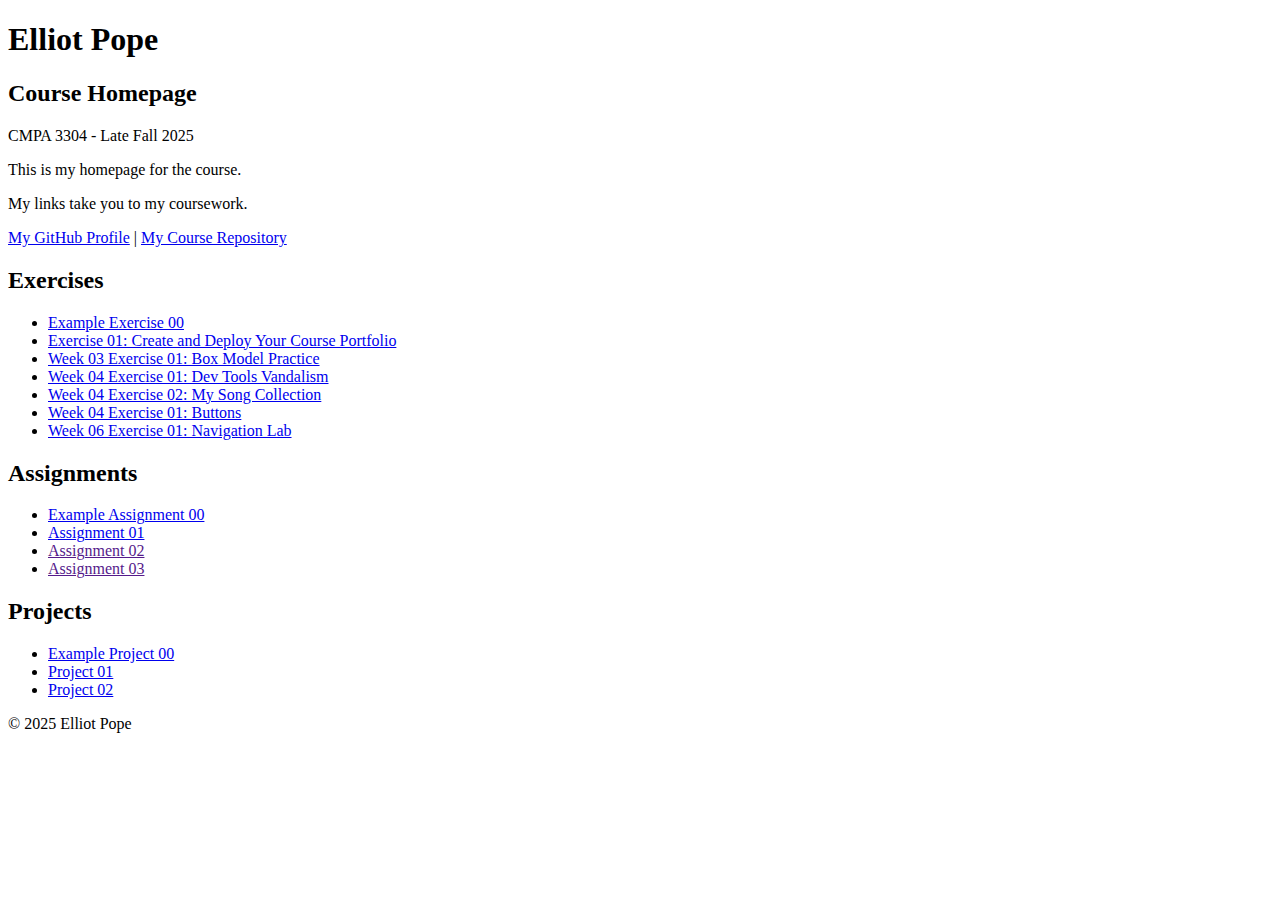
<file: index.html>
<!DOCTYPE html>

<!--

INSTRUCTIONS: HOW TO CHANGE THIS PAGE:

1. Change "Student Name" in the title above to your real name.

2. Change "Your Name" in the big heading below to your real name.

3. Change "your-username" to your real GitHub username in both links.

4. Change "your-repo-name" to the name of this repository.

5. Change "Course Name" to the name of your class.

6. Change "Semester Year" to match when you are taking this class.

7. Add links to your work:
    - Find the words that say "Exercise 01", "Assignment 01", etc.
    - Between the quote marks in href="", put the relative link to your work in the subfolder. You can simply link to the subfolder name. Take a look at the example folders and links to see how to do this.
    - For work not yet started/completed, you can leave the href="" blank until you are ready.
    - Change the words "Exercise 01" to match the name of the exercise. Do the same for assignments and projects. If you add your discussion posts, do the same for them.
    - Do this for each piece of work you finish.

8. You can add more links by copying a whole line like this:
    <li><a href="">New Work Name</a></li>
    Then paste it below the last one in that section.

9. Save your changes and push to GitHub when you are done. Remember you can use GitHub Desktop to help you with this.

Remember: During the course, if you want, you can style your homepage to introduce your own style and aesthetics. To start, keep this page simple and plain. This is just a template to get you started. Embrace the handcrafted approach to web design and development: change things to make them your own.

Remember: You must have a GitHub account, a new GitHub repository for this course, and this file (index.html) in that repository. 

Remember: You must create subfolders for each piece of coursework as the semester progresses.

-->

<html lang="en">
    <head>
        <meta charset="UTF-8" />
        <meta name="viewport" content="width=device-width, initial-scale=1.0"/>
        <title>Elliot Pope - Course Homepage</title>
    </head>

    <body>
        <header>
            <h1>Elliot Pope</h1>
            <h2>Course Homepage</h2>
            <p>CMPA 3304 - Late Fall 2025</p>
            <p>This is my homepage for the course.</p>
            <p>My links take you to my coursework.</p>
            <nav>
                <a href="https://github.com/dpffldjt">My GitHub Profile</a>
                |
                <a href="https://github.com/dpffldjt/elliot-portfolio">
                    My Course Repository
                </a>
            </nav>
        </header>

        <main>
            <section>
                <h2>Exercises</h2>
                <ul>
                    <li>
                        <a href="example-exercise-00/">Example Exercise 00</a>
                    </li>
                    <li><a href="exercise-01/">Exercise 01: Create and Deploy Your Course Portfolio</a></li>
                    <li><a href="week-03-exercise-01/">Week 03 Exercise 01: Box Model Practice</a></li>
                    <li><a href="week-04-exercise-01/">Week 04 Exercise 01: Dev Tools Vandalism</a></li>
                    <li><a href="week-04-exercise-02/">Week 04 Exercise 02: My Song Collection</a></li>
                    <li><a href="week-05-exercise-01/">Week 04 Exercise 01: Buttons</a></li>
                    <li><a href="week-06-exercise-01/">Week 06 Exercise 01: Navigation Lab</a></li>
                </ul>
            </section>

            <section>
                <h2>Assignments</h2>
                <ul>
                    <li>
                        <a href="example-assignment-00/">
                            Example Assignment 00
                        </a>
                    </li>
                    <li><a href="assignment-01/">Assignment 01</a></li>
                    <li><a href="">Assignment 02</a></li>
                    <li><a href="">Assignment 03</a></li>
                </ul>
            </section>

            <section>
                <h2>Projects</h2>
                <ul>
                    <li>
                        <a href="example-project-00/">Example Project 00</a>
                    </li>
                    <li><a href="project-01/">Project 01</a></li>
                    <li><a href="project-02/">Project 02</a></li>
                </ul>
            </section>
    <!--
    <section>
        <h2>Discussions</h2>
        <p>
            I can optionally create a subfolder for each course
            discussion post I make. If I want to, I can copy my
            discussion post's content, create a new
            <code>index.html</code>
            file in the subfolder, and then paste the content. After
            pasting, I can create an HTML and CSS page out of my
            discussion post.
        </p>
        <p>
            I remember that this is entirely optional, unlike for the
            other coursework! However, it is a good way to practice your
            HTML and CSS skills, and it is a good way to share your
            thoughts and ideas.
        </p>
        <ul>
            <li>
                <a href="example-discussion-00/">
                    Example Discussion 00
                </a>
            </li>
            <li><a href="">Discussion 01</a></li>
            <li><a href="">Discussion 02</a></li>
            <li><a href="">Discussion 03</a></li>
        </ul>
    </section>
    -->
        </main>

        <footer>
            <p>&copy; 2025 Elliot Pope</p>
        </footer>
    </body>
</html>
</file>
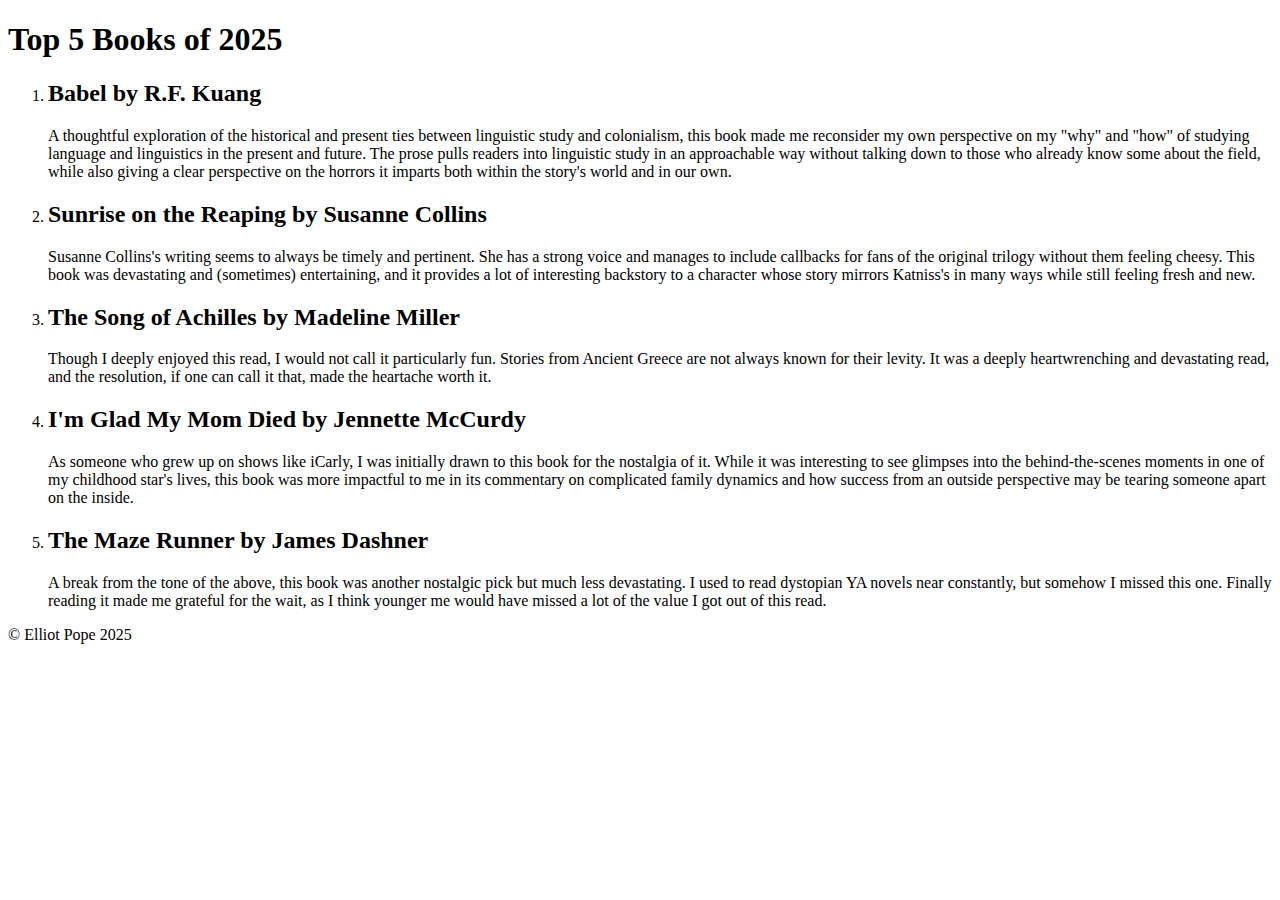
<file: assignment-01/index.html>
<!DOCTYPE html>
<head>
    <title>Elliot Pope Assignment 01</title>
	<meta charset="UTF-8">
	<meta name="viewport" content="width=device-width, initial-scale=1.0">
</head>
<body>
    <header>
        <h1>Top 5 Books of 2025</h1>
    </header>
    <main>
        <ol>
            <li><h2>Babel by R.F. Kuang</h2>
                <p>A thoughtful exploration of the historical and present ties between linguistic study and colonialism, this book made me reconsider my own perspective on my "why" and "how" of studying language and linguistics in the present and future. The prose pulls readers into linguistic study in an approachable way without talking down to those who already know some about the field, while also giving a clear perspective on the horrors it imparts both within the story's world and in our own.</p>   
            </li>
            <li><h2>Sunrise on the Reaping by Susanne Collins</h2>
                <p>Susanne Collins's writing seems to always be timely and pertinent. She has a strong voice and manages to include callbacks for fans of the original trilogy without them feeling cheesy. This book was devastating and (sometimes) entertaining, and it provides a lot of interesting backstory to a character whose story mirrors Katniss's in many ways while still feeling fresh and new.</p>
            </li>
            <li><h2>The Song of Achilles by Madeline Miller</h2>
                <p>Though I deeply enjoyed this read, I would not call it particularly fun. Stories from Ancient Greece are not always known for their levity. It was a deeply heartwrenching and devastating read, and the resolution, if one can call it that, made the heartache worth it.</p>
            </li>
            <li><h2>I'm Glad My Mom Died by Jennette McCurdy</h2>
                <p>As someone who grew up on shows like iCarly, I was initially drawn to this book for the nostalgia of it. While it was interesting to see glimpses into the behind-the-scenes moments in one of my childhood star's lives, this book was more impactful to me in its commentary on complicated family dynamics and how success from an outside perspective may be tearing someone apart on the inside.</p>
            </li>
            <li><h2>The Maze Runner by James Dashner</h2>
                <p>A break from the tone of the above, this book was another nostalgic pick but much less devastating. I used to read dystopian YA novels near constantly, but somehow I missed this one. Finally reading it made me grateful for the wait, as I think younger me would have missed a lot of the value I got out of this read.</p>
            </li>
        </ol>
    </main>
    <footer>
        <p>&copy; Elliot Pope 2025</p>
    </footer>
</body>
</file>
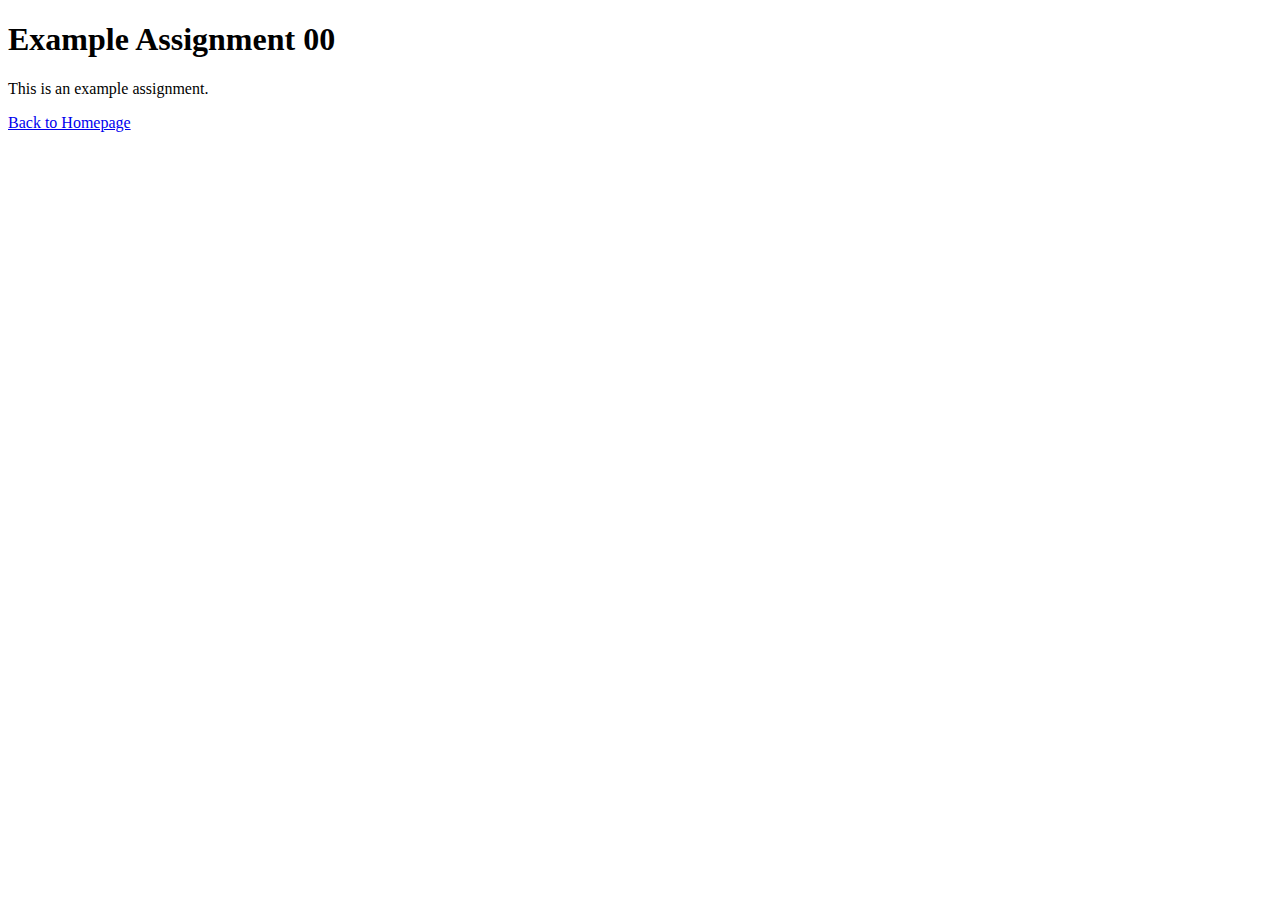
<file: example-assignment-00/index.html>
<!DOCTYPE html>
<html lang="en">
    <head>
        <meta charset="UTF-8" />
        <meta name="viewport" content="width=device-width, initial-scale=1.0" />
        <title>Example Assignment 00</title>
    </head>
    <body>
        <h1>Example Assignment 00</h1>
        <p>This is an example assignment.</p>
        <a href="../index.html">Back to Homepage</a>
    </body>
</html>
</file>
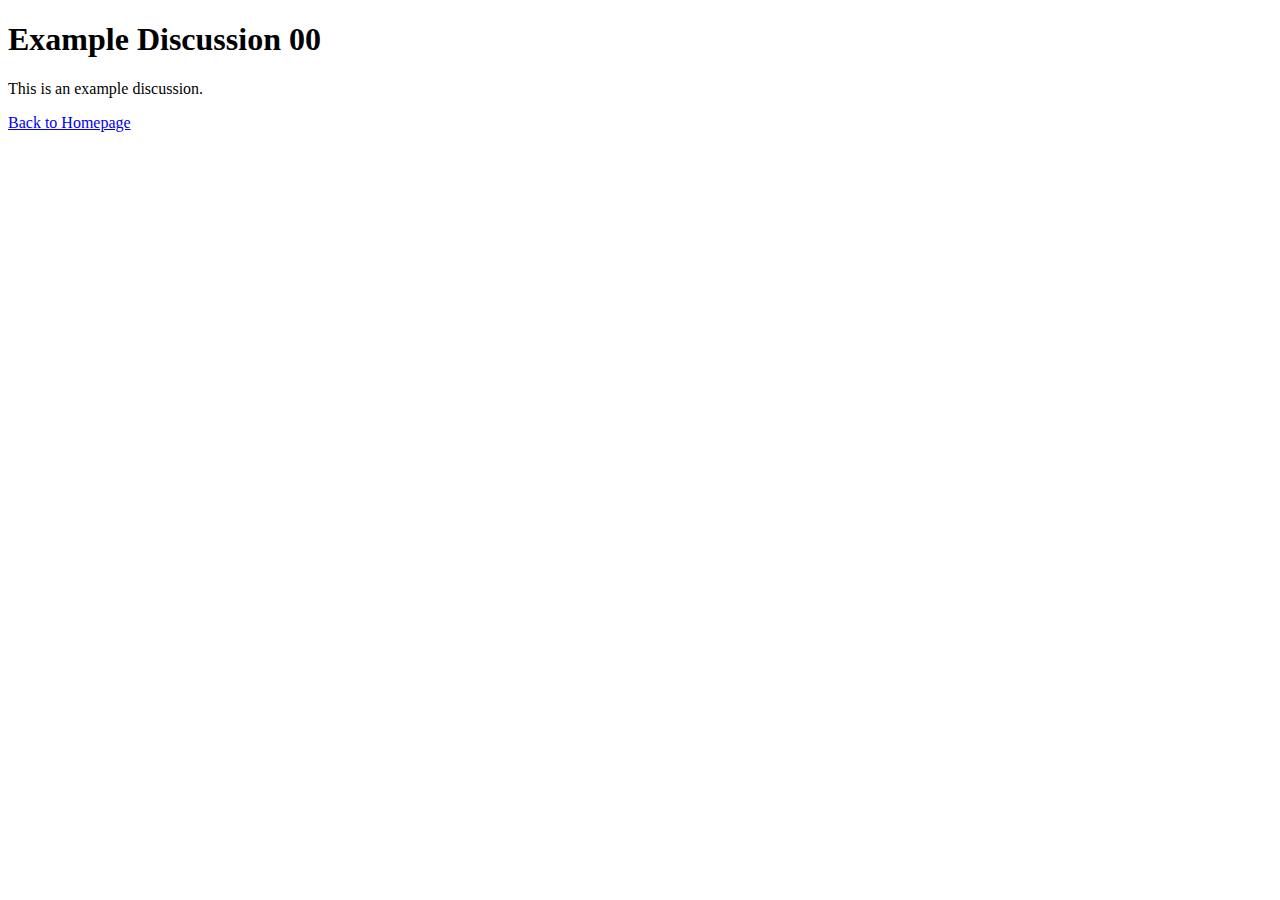
<file: example-discussion-00/index.html>
<!DOCTYPE html>
<html lang="en">
    <head>
        <meta charset="UTF-8" />
        <meta name="viewport" content="width=device-width, initial-scale=1.0" />
        <title>Example Discussion 00</title>
    </head>
    <body>
        <h1>Example Discussion 00</h1>
        <p>This is an example discussion.</p>
        <a href="../index.html">Back to Homepage</a>
    </body>
</html>
</file>
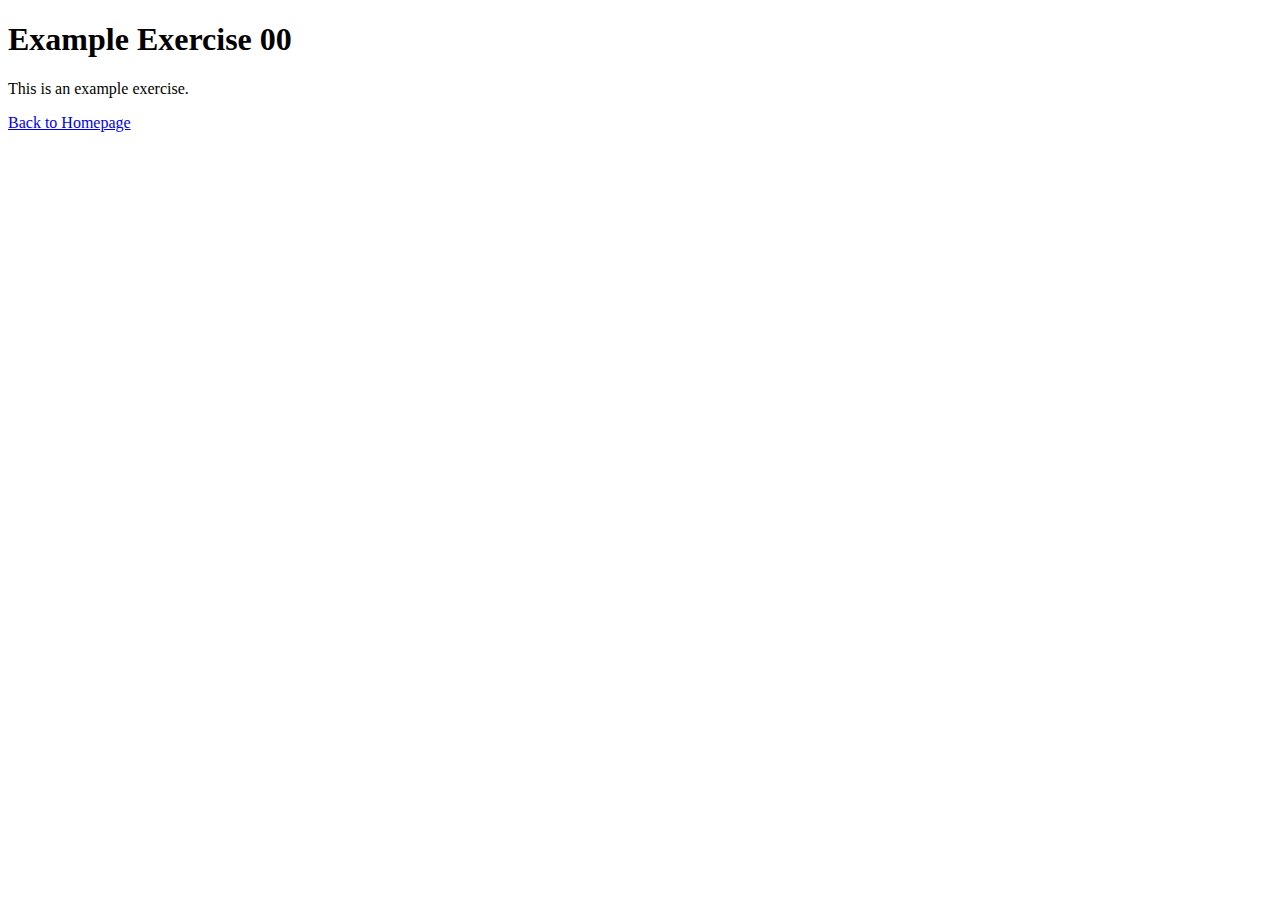
<file: example-exercise-00/index.html>
<!DOCTYPE html>
<html lang="en">
    <head>
        <meta charset="UTF-8" />
        <meta name="viewport" content="width=device-width, initial-scale=1.0" />
        <title>Example Exercise 00</title>
    </head>
    <body>
        <h1>Example Exercise 00</h1>
        <p>This is an example exercise.</p>
        <a href="../index.html">Back to Homepage</a>
    </body>
</html>
</file>
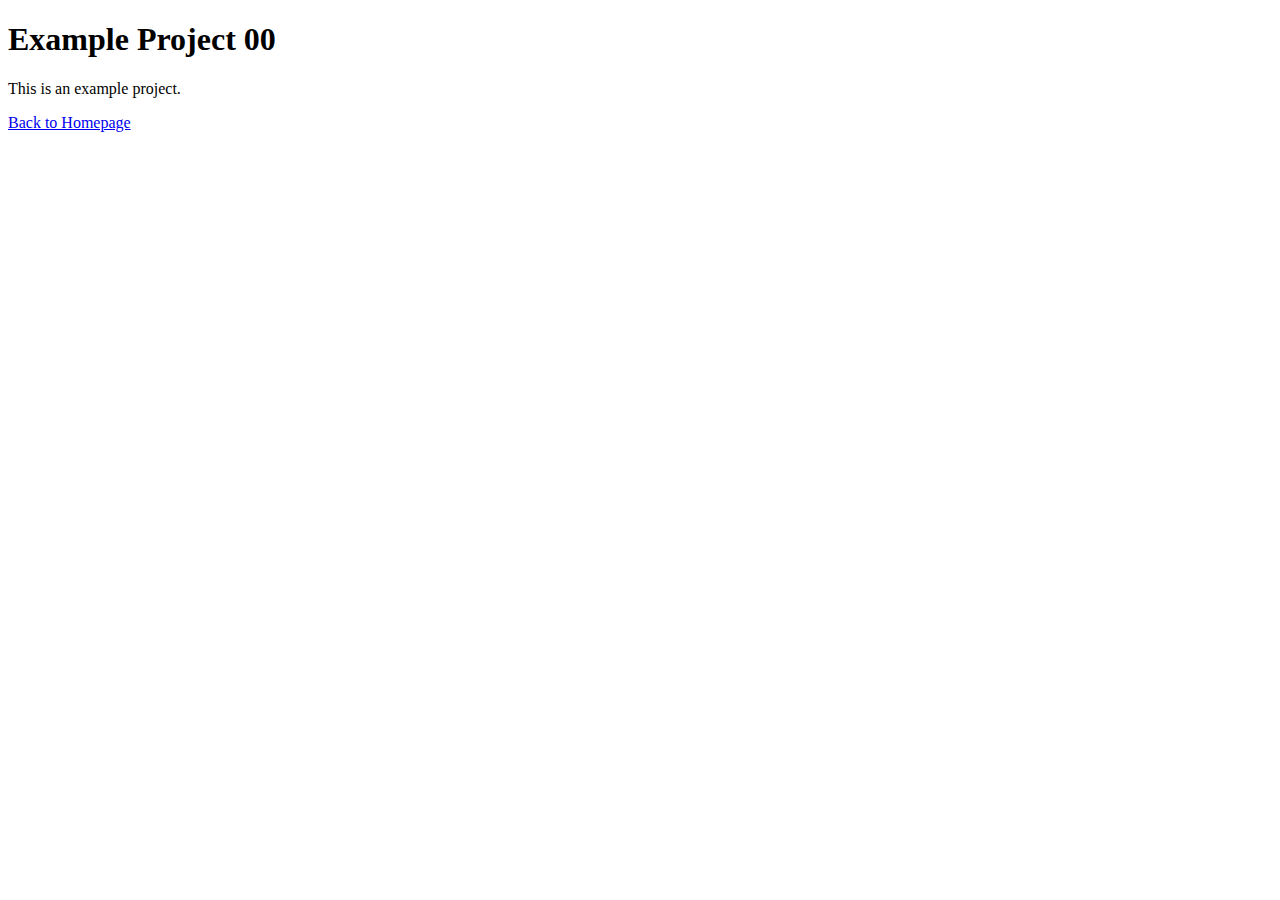
<file: example-project-00/index.html>
<!DOCTYPE html>
<html lang="en">
    <head>
        <meta charset="UTF-8" />
        <meta name="viewport" content="width=device-width, initial-scale=1.0" />
        <title>Example Project 00</title>
    </head>
    <body>
        <h1>Example Project 00</h1>
        <p>This is an example project.</p>
        <a href="../index.html">Back to Homepage</a>
    </body>
</html>
</file>
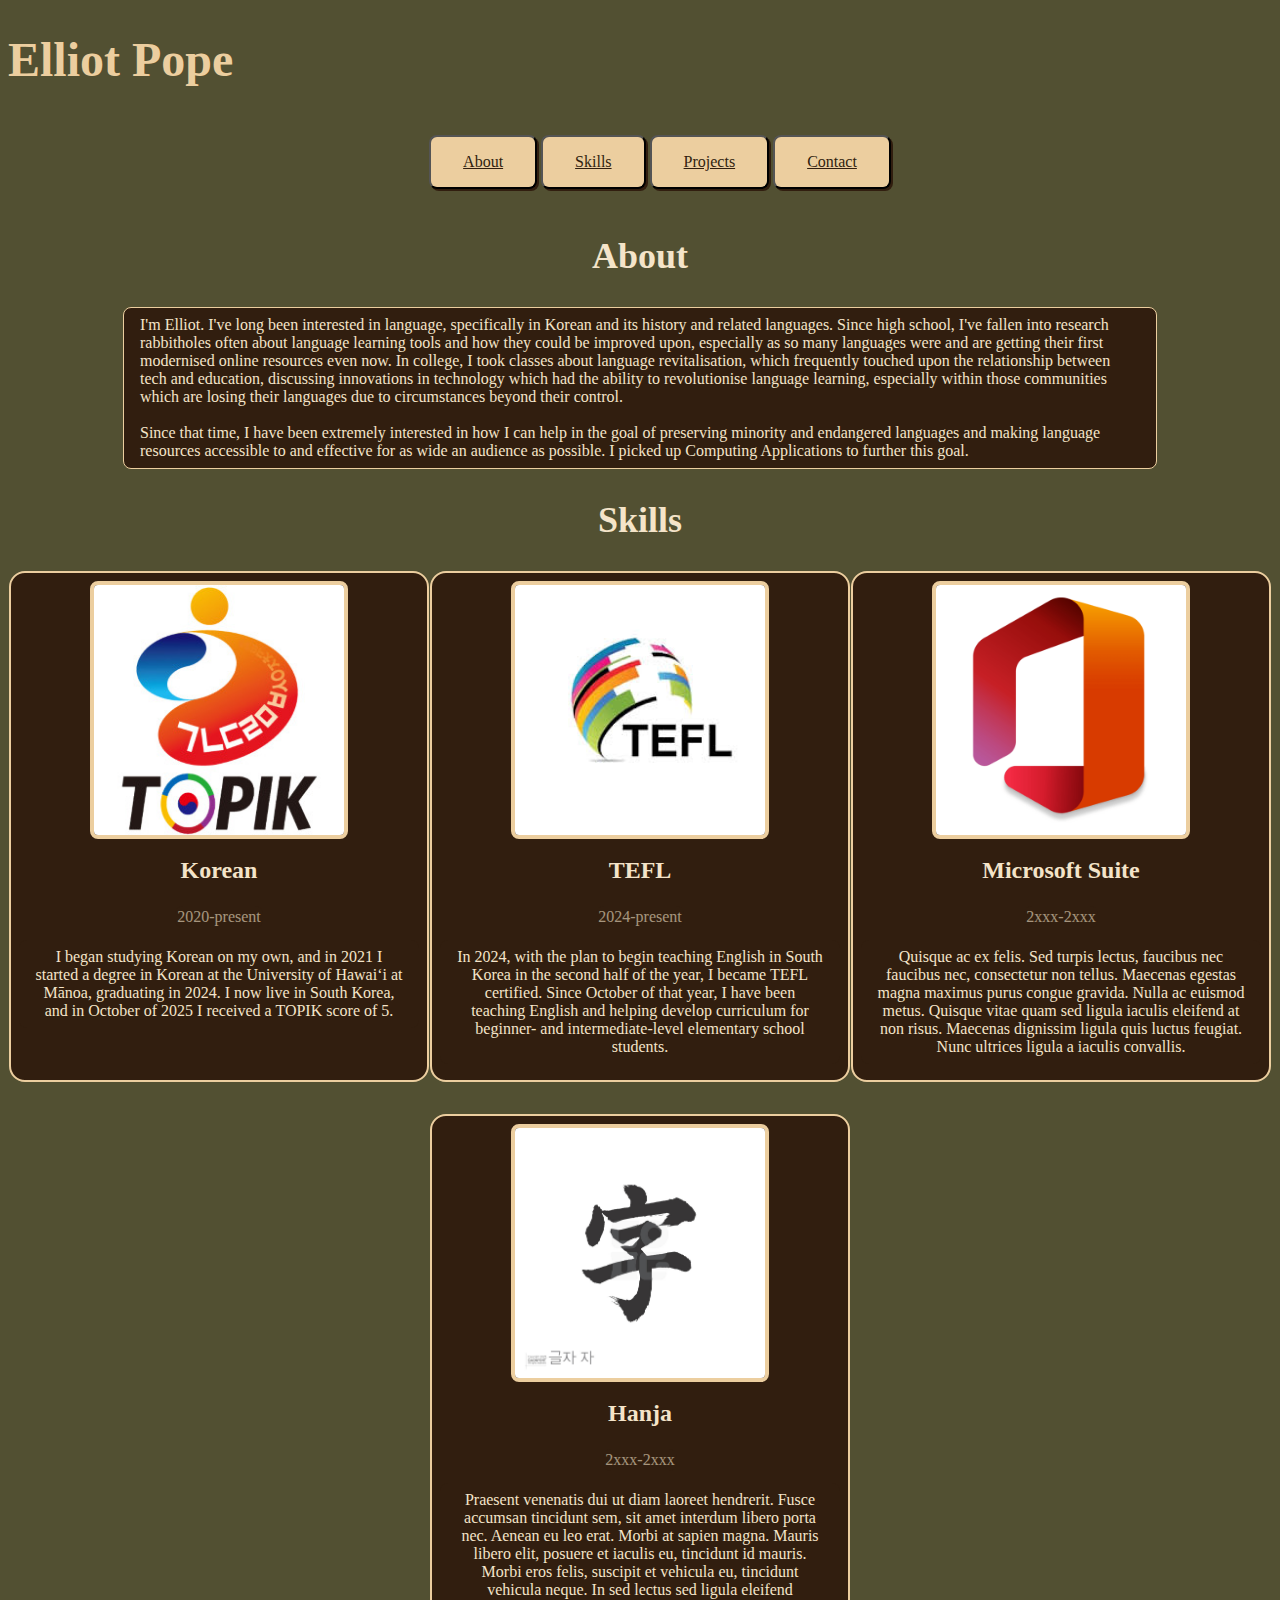
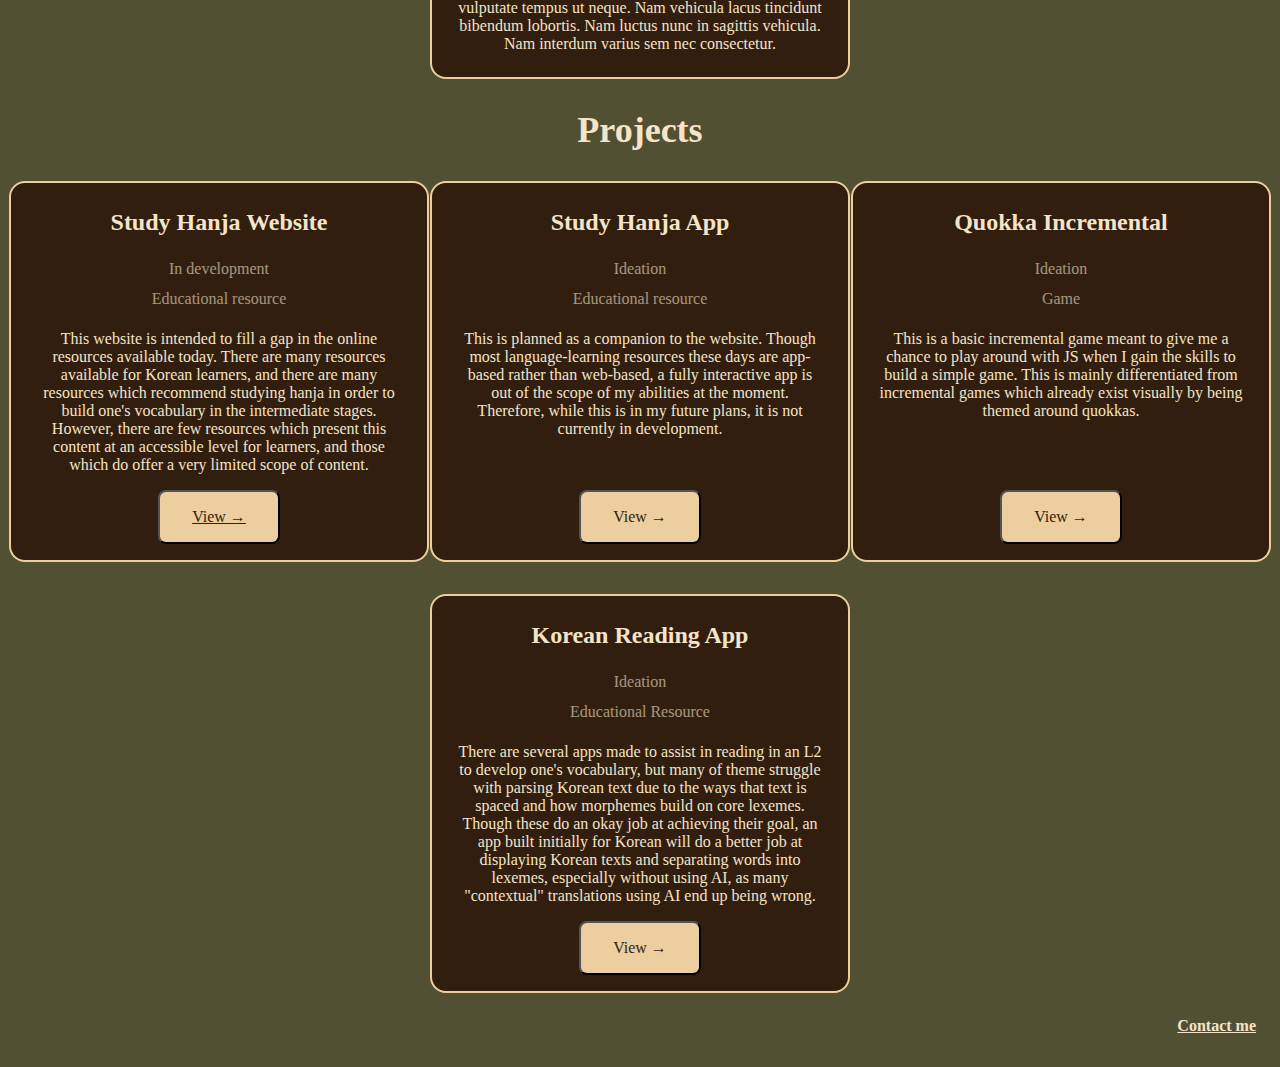
<file: project-01/index.html>
<!DOCTYPE html>
<head>
    <meta charset="UTF-8"/>
    <meta name="viewport" content="width=device-width, initial-scale=1.0"/>
    <title>Elliot Pope Project 01: Personal Landing Page</title>
    <link rel="stylesheet" href="style.css">
</head>
<body>
    <h1>Elliot Pope</h1>
    <nav>
        <ul>
            <button><a href=index.html#About>About</a></button>
            <button><a href=index.html#Skills>Skills</a></button>
            <button><a href=index.html#Projects>Projects</a></button>
            <button><a href=index.html#Contact>Contact</a></button>
        </ul>
    </nav>
    <main>
        <section id="About">
            <h2>About</h2>
            <p>I'm Elliot. I've long been interested in language, specifically in Korean and its history and related languages.
            Since high school, I've fallen into research rabbitholes often about language learning tools and how they could be
            improved upon, especially as so many languages were and are getting their first modernised online resources even now.
            In college, I took classes about language revitalisation, which frequently touched upon the relationship between
            tech and education, discussing innovations in technology which had the ability to revolutionise language learning,
            especially within those communities which are losing their languages due to circumstances beyond their control.
            <br><br>Since that time, I have been extremely interested in how I can help in the goal of preserving minority and 
            endangered languages and making language resources accessible to and effective for as wide an audience as possible.
            I picked up Computing Applications to further this goal.
            </p>
        </section>
        <section id="Skills">
            <h2>Skills</h2>
            <div class="grid">
                <div class="card">
                    <img src="topik-logo.jpg" alt="TOPIK logo"/>
                    <h3>Korean</h3>
                    <p class="details">2020-present</p>
                    <p class="description">I began studying Korean on my own, and in 2021 I started a degree in Korean at
                        the University of Hawaiʻi at Mānoa, graduating in 2024. I now live in South Korea, and in October of
                        2025 I received a TOPIK score of 5.
                    </p>
                </div>
                <div class="card">
                    <img src="tefl-logo.jpeg" alt="TEFL logo"/>
                    <h3>TEFL</h3>
                    <p class="details">2024-present</p>
                    <p class="description">In 2024, with the plan to begin teaching English in South Korea in the second half
                        of the year, I became TEFL certified. Since October of that year, I have been teaching English and helping
                        develop curriculum for beginner- and intermediate-level elementary school students.
                    </p>
                </div>
                <div class="card">
                    <img src="microsoft-office.png" alt="Microsoft Office logo"/>
                    <h3>Microsoft Suite</h3>
                    <p class="details">2xxx-2xxx</p>
                    <p class="description">Quisque ac ex felis. Sed turpis lectus, faucibus nec faucibus nec, consectetur non tellus. 
                        Maecenas egestas magna maximus purus congue gravida. Nulla ac euismod metus. Quisque vitae quam sed ligula 
                        iaculis eleifend at non risus. Maecenas dignissim ligula quis luctus feugiat. Nunc ultrices ligula a iaculis 
                        convallis.</p>
                </div>
                <div class="card">
                    <img src="ja-logo.html" alt="글자 자"/>
                    <h3>Hanja</h3>
                    <p class="details">2xxx-2xxx</p>
                    <p class="description">Praesent venenatis dui ut diam laoreet hendrerit. Fusce accumsan tincidunt sem, sit amet 
                        interdum libero porta nec. Aenean eu leo erat. Morbi at sapien magna. Mauris libero elit, posuere et iaculis 
                        eu, tincidunt id mauris. Morbi eros felis, suscipit et vehicula eu, tincidunt vehicula neque. In sed lectus 
                        sed ligula eleifend vulputate tempus ut neque. Nam vehicula lacus tincidunt bibendum lobortis. Nam luctus 
                        nunc in sagittis vehicula. Nam interdum varius sem nec consectetur.</p>
                </div>
            </div>
        </section>
        <section id="Projects">
            <h2>Projects</h2>
            <div class="grid">
                <div class="card">
                    <h3>Study Hanja Website</h3>
                    <p class="details">In development</p>
                    <p class="details">Educational resource</p>
                    <p class="description">This website is intended to fill a gap in the online resources available today.
                        There are many resources available for Korean learners, and there are many resources which recommend
                        studying hanja in order to build one's vocabulary in the intermediate stages. However, there are few
                        resources which present this content at an accessible level for learners, and those which do offer a 
                        very limited scope of content.
                    </p>
                    <button><a href="https://studyhanja.com/">View →</a></button>
                </div>
                <div class="card">
                    <h3>Study Hanja App</h3>
                    <p class="details">Ideation</p>
                    <p class="details">Educational resource</p>
                    <p class="description">This is planned as a companion to the website. Though most language-learning resources
                        these days are app-based rather than web-based, a fully interactive app is out of the scope of my abilities
                        at the moment. Therefore, while this is in my future plans, it is not currently in development.
                    </p>
                    <button>View →</button>
                </div>
                <div class="card">
                    <h3>Quokka Incremental</h3>
                    <p class="details">Ideation</p>
                    <p class="details">Game</p>
                    <p class="description">This is a basic incremental game meant to give me a chance to play around with 
                        JS when I gain the skills to build a simple game. This is mainly differentiated from incremental games
                        which already exist visually by being themed around quokkas.
                    </p>
                    <button>View →</button>
                </div>
                <div class="card">
                    <h3>Korean Reading App</h3>
                    <p class="details">Ideation</p>
                    <p class="details">Educational Resource</p>
                    <p class="description">There are several apps made to assist in reading in an L2 to develop one's vocabulary, 
                        but many of theme struggle with parsing Korean text due to the ways that text is spaced and how morphemes 
                        build on core lexemes. Though these do an okay job at achieving their goal, an app built initially for Korean will
                        do a better job at displaying Korean texts and separating words into lexemes, especially without using AI, as many 
                        "contextual" translations using AI end up being wrong.
                    </p>
                    <button>View →</button>
                </div>
            </div>
        </section>
    </main>
</body>
<footer>
    <a id="Contact" href="mailto:katpope@ttu.edu">Contact me</a>
</footer>
</file>
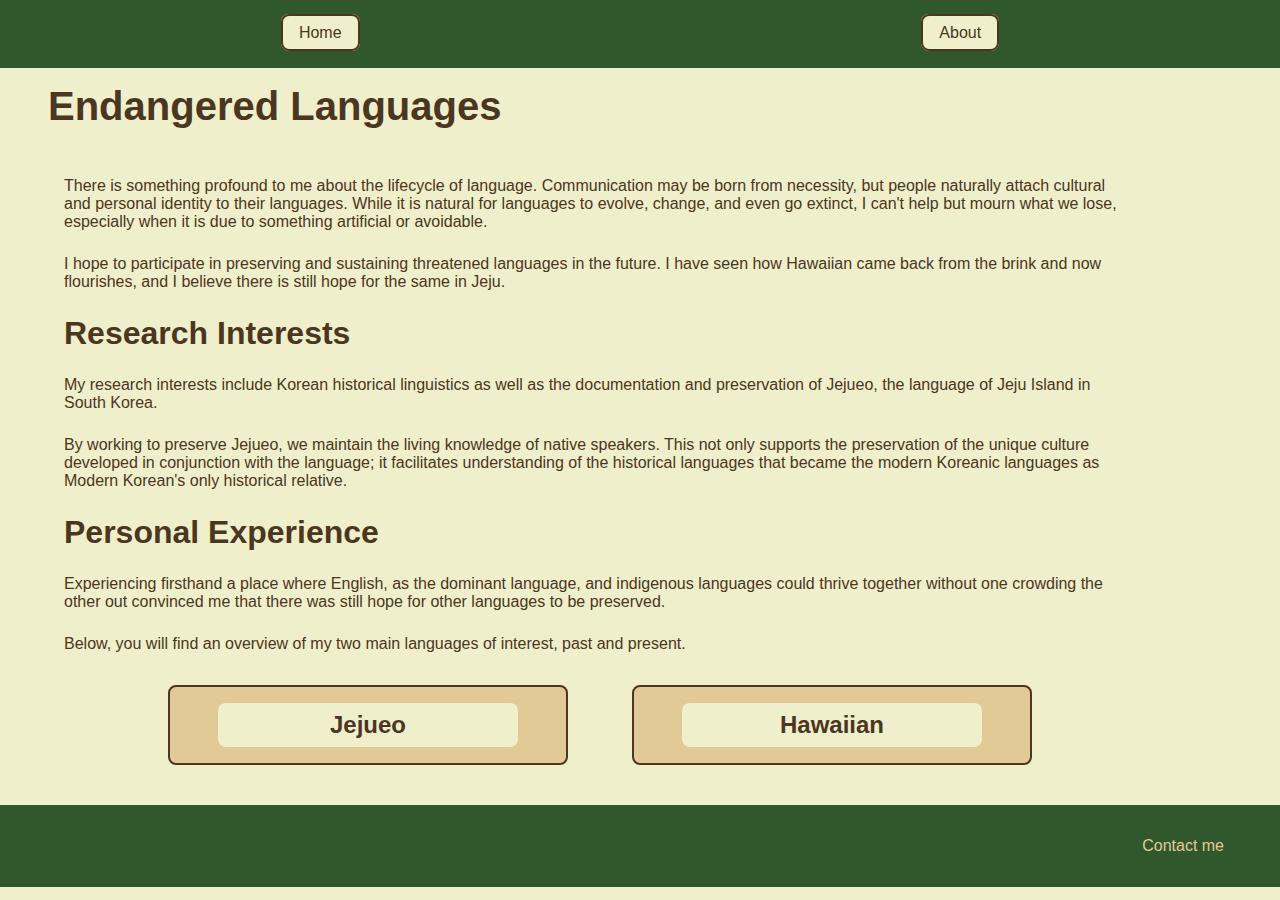
<file: project-02/index.html>
<!DOCTYPE html>
<head>
    <meta charset="UTF-8"/>
    <meta name="viewport" content="width=device-width, initial-scale=1.0"/>
    <title>Home</title>
    <link rel="stylesheet" href="style.css">
</head>
<body>
    <header>
    <nav class="site-nav">
        <ul>
            <li><a href="index.html">Home</a></li>
            <li><a href="about.html">About</a></li>
        </ul>
    </nav>
    </header>
    <h1>Endangered Languages</h1>
    <main>
        <p>There is something profound to me about the lifecycle of
        language. Communication may be born from necessity, but people 
        naturally attach cultural and personal identity to their languages.
        While it is natural for languages to evolve, change, and even 
        go extinct, I can't help but mourn what we lose, especially when 
        it is due to something artificial or avoidable.
        </p>
        <p>I hope to participate in preserving and sustaining threatened
        languages in the future. I have seen how Hawaiian came back from
        the brink and now flourishes, and I believe there is still hope 
        for the same in Jeju.
        </p>
        <h2>Research Interests</h2>
            <p>My research interests include Korean historical linguistics as 
            well as the documentation and preservation of Jejueo, the language
            of Jeju Island in South Korea.</p>
            <p>By working to preserve Jejueo, we maintain the living knowledge of 
            native speakers. This not only supports the preservation of the unique 
            culture developed in conjunction with the language; it facilitates 
            understanding of the historical languages that became the modern Koreanic
            languages as Modern Korean's only historical relative.
            </p>
        <h2>Personal Experience</h2>
            <p>Experiencing firsthand a place where English, as the dominant 
            language, and indigenous languages could thrive together without one 
            crowding the other out convinced me that there was still hope for other
            languages to be preserved.</p>
            <p>Below, you will find an overview of my two main languages of interest, 
                past and present.</p>
        <div class="grid">
            <div class="card">
                <h3><a href="languages/jejueo.html">Jejueo</a></h3>
            </div>
            <div class="card">
                <h3><a href="languages/hawaiian.html">Hawaiian</a></h3>
            </div>
        </div>
    </main>
</body>
<footer>
    <a id="Contact" href="mailto:katpope@ttu.edu">Contact me</a>
</footer>
</file>
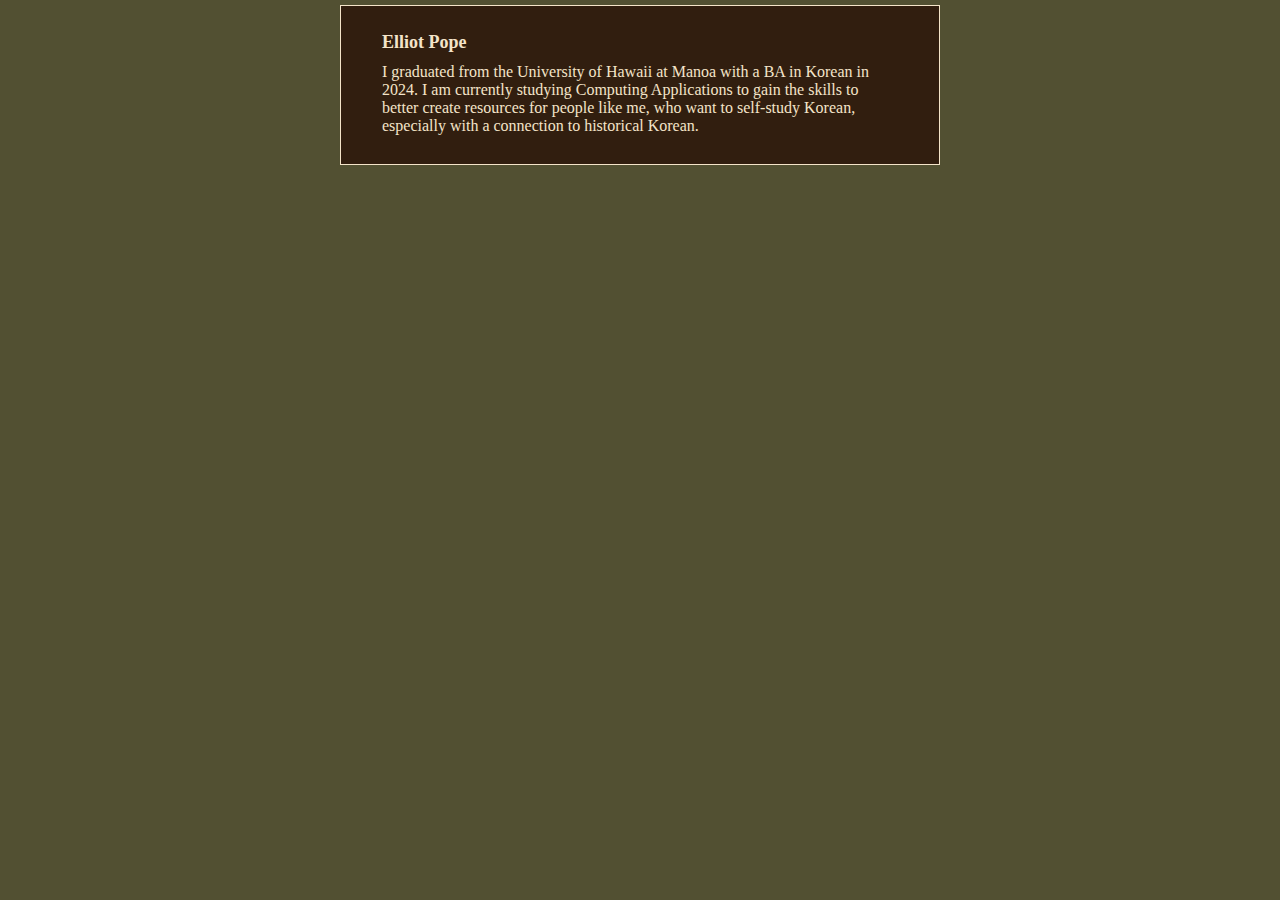
<file: week-03-exercise-01/index.html>
<!DOCTYPE html>
<html>
    <head>
        <meta charset="UTF-8" />
        <meta name="viewport" content="width=device-width, initial-scale=1.0" />
        <title>Elliot Pope - Week 03 Exercise 01</title>
        <link rel="stylesheet" href="style.css">
    </head>
    <body>
        <div class="card">
            <h1>Elliot Pope</h1>
            <p>I graduated from the University of Hawaii at Manoa with a BA in Korean in 2024. 
            I am currently studying Computing Applications to gain the skills to better create
            resources for people like me, who want to self-study Korean, especially with a 
            connection to historical Korean.</p>
        </div>
    </body>
</html>
</file>
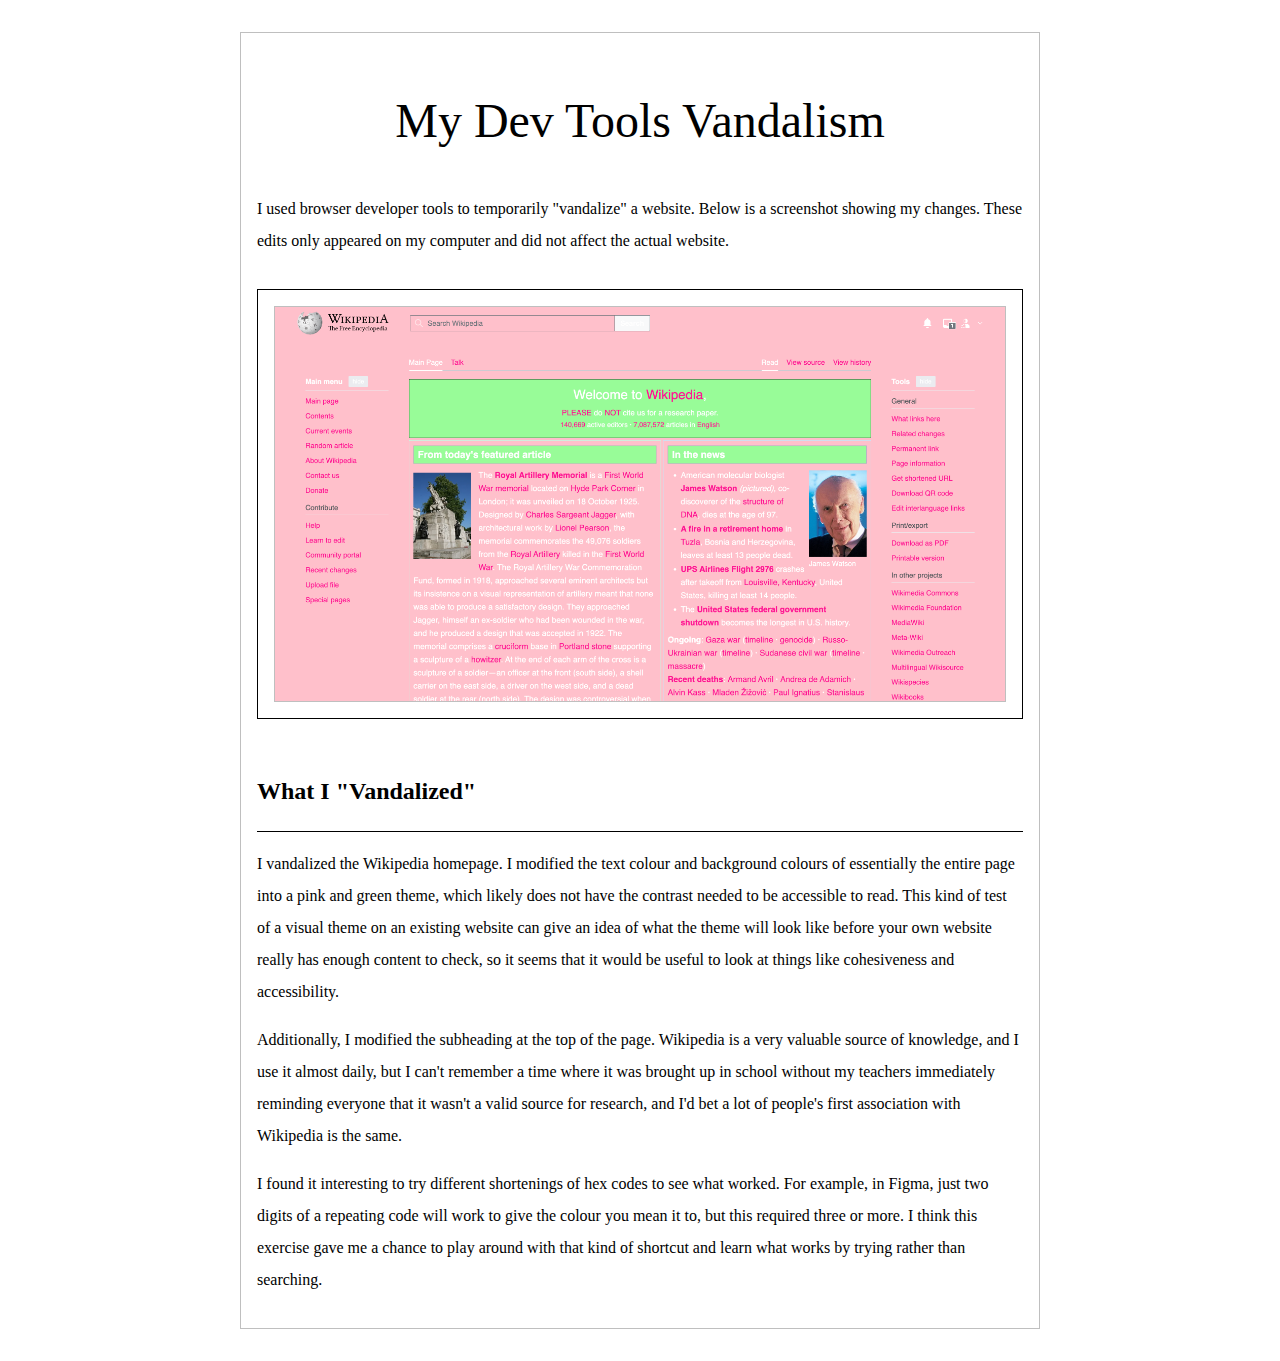
<file: week-04-exercise-01/index.html>
<!DOCTYPE html>
<html lang="en">

<head>
    <meta charset="UTF-8" />
    <meta name="viewport" content="width=device-width, initial-scale=1.0" />
    <title>Week 04 Exercise 01 - My Dev Tools Vandalism</title>
    <link rel="stylesheet" href="./style.css" />
</head>

<body>
    <main>
        <h1>My Dev Tools Vandalism</h1>
        <p>
            I used browser developer tools to temporarily "vandalize" a
            website. Below is a screenshot showing my changes. These edits
            only appeared on my computer and did not affect the actual
            website.
        </p>
        <div class="screenshot-container">
            <!-- 
                IMPORTANT: Update the src attribute below to match your screenshot filename.
                Example: If your screenshot is named "apple-dot-com-but-with-papyrus-font.png", change the line to:
                src="./apple-dot-com-but-with-papyrus-font.png"
            -->
            <img src="./devtools-vandalism-screenshot.png" alt="Screenshot of the webpage I vandalized" />
        </div>
        <h2>What I "Vandalized"</h2>
        <p>
            I vandalized the Wikipedia homepage. I modified the text colour and background colours of essentially the entire page into
            a pink and green theme, which likely does not have the contrast needed to be accessible to read. This kind of test 
            of a visual theme on an existing website can give an idea of what the theme will look like before your own website really 
            has enough content to check, so it seems that it would be useful to look at things like cohesiveness and accessibility.</p> 
        <p> 
            Additionally, I modified the subheading at the top of the page. Wikipedia is a very valuable source of knowledge, and I 
            use it almost daily, but I can't remember a time where it was brought up in school without my teachers immediately reminding
            everyone that it wasn't a valid source for research, and I'd bet a lot of people's first association with Wikipedia is the 
            same.</p>
        <p>
            I found it interesting to try different shortenings of hex codes to see what worked. For example, in Figma, just two 
            digits of a repeating code will work to give the colour you mean it to, but this required three or more. I think this exercise 
            gave me a chance to play around with that kind of shortcut and learn what works by trying rather than searching.
        </p>
    </main>
</body>

</html>
</file>
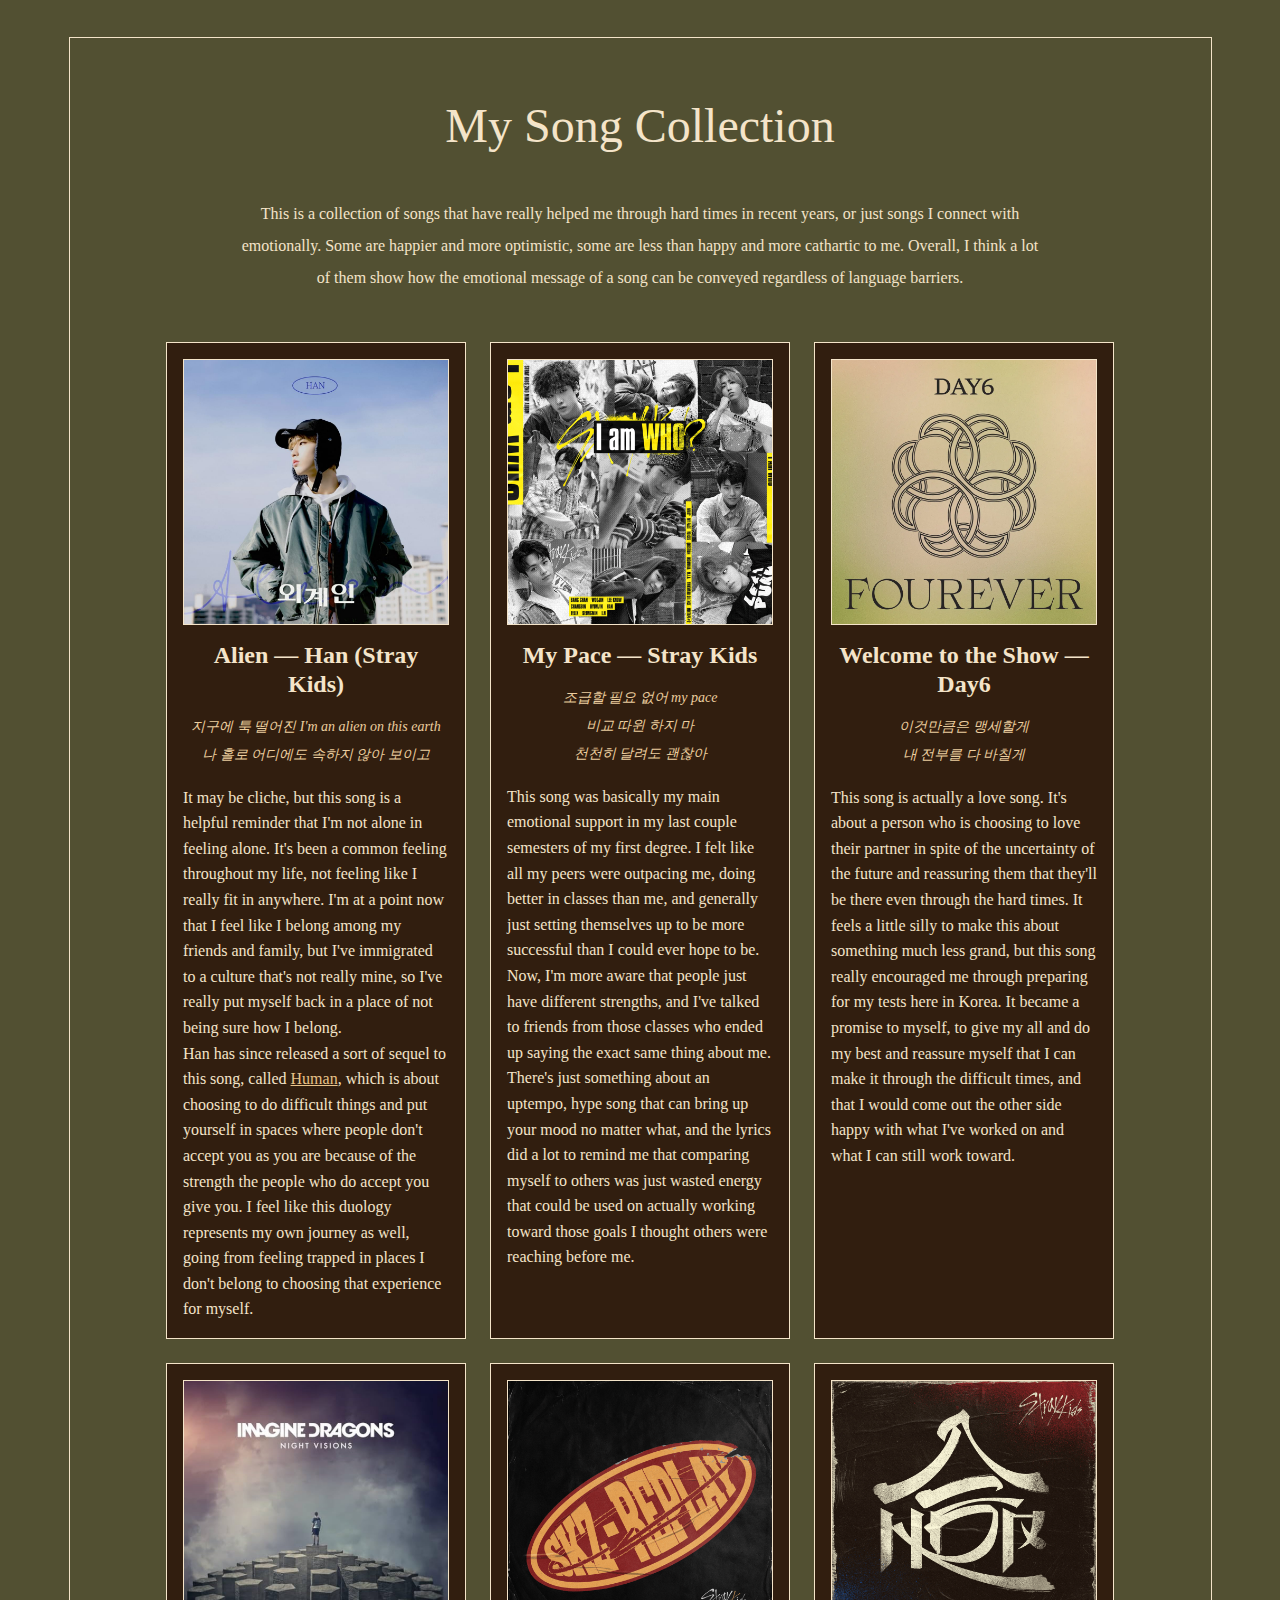
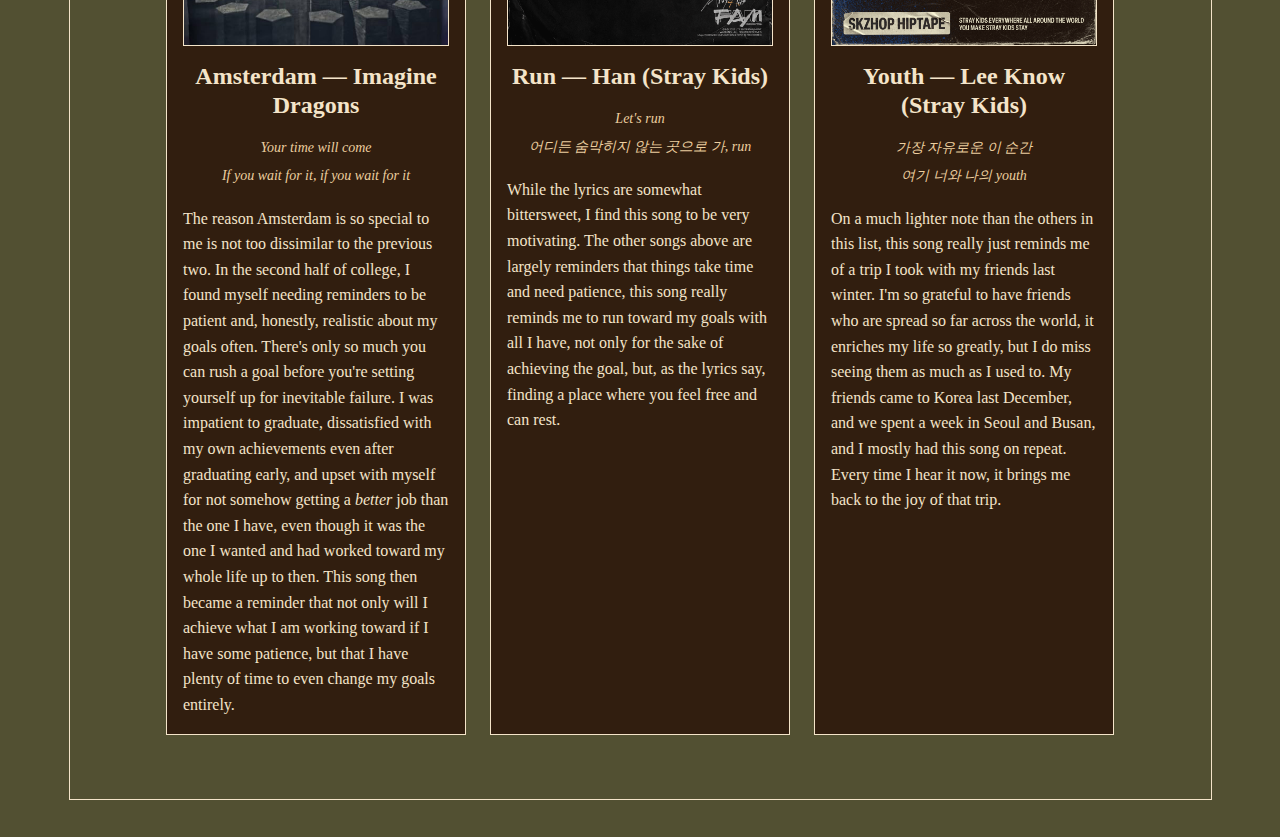
<file: week-04-exercise-02/index.html>
<!DOCTYPE html>
<html lang="en">

<head>
    <meta charset="UTF-8" />
    <meta name="viewport" content="width=device-width, initial-scale=1.0" />
    <title>Week 04 Exercise 02 - My Collection</title>
    <link rel="stylesheet" href="./style.css" />
</head>

<body>
    <main>
        <h1>My Song Collection</h1>
        <p>
            This is a collection of songs that have really helped me through hard times in recent years, or just songs I connect
            with emotionally. Some are happier and more optimistic, some are less than happy and more cathartic to me. Overall, I 
            think a lot of them show how the emotional message of a song can be conveyed regardless of language barriers.
        </p>

        <div class="collection-grid">
            <div class="collection-card">
                <img src="./song-01-alien-han.jpg" alt="Alien by Han (Stray Kids)" />
                <h2>Alien — Han (Stray Kids)</h2>
                <p class="details">지구에 툭 떨어진 I'm an alien on this earth<br>
                나 홀로 어디에도 속하지 않아 보이고</p>
                <p class="description">It may be cliche, but this song is a helpful reminder that I'm not alone in feeling
                    alone. It's been a common feeling throughout my life, not feeling like I really fit in anywhere. I'm at
                    a point now that I feel like I belong among my friends and family, but I've immigrated to a culture that's
                    not really mine, so I've really put myself back in a place of not being sure how I belong.<br>
                    Han has since released a sort of sequel to this song, called 
                    <a href="https://www.youtube.com/watch?v=CEjHFRzv5TY&pp=ygUJaGFuIGh1bWFu">Human</a>, which is about choosing to
                    do difficult things and put yourself in spaces where people don't accept you as you are because of the strength 
                    the people who do accept you give you. I feel like this duology represents my own journey as well, going from 
                    feeling trapped in places I don't belong to choosing that experience for myself.
                </p>
            </div>
            <div class="collection-card">
                <img src="./song-02-mypace-skz.png" alt="My Pace by Stray Kids" />
                <h2>My Pace — Stray Kids</h2>
                <p class="details">조급할 필요 없어 my pace<br>
                비교 따윈 하지 마<br>
                천천히 달려도 괜찮아</p>
                <p class="description">
                    This song was basically my main emotional support in my last couple semesters of my first degree. I felt like
                    all my peers were outpacing me, doing better in classes than me, and generally just setting themselves up to be
                    more successful than I could ever hope to be. Now, I'm more aware that people just have different strengths, and
                    I've talked to friends from those classes who ended up saying the exact same thing about me. <br>
                    There's just something about an uptempo, hype song that can bring up your mood no matter what, and the lyrics did
                    a lot to remind me that comparing myself to others was just wasted energy that could be used on actually working 
                    toward those goals I thought others were reaching before me.
                </p>
            </div>
            <div class="collection-card">
                <img src="song-03-welcometotheshow-day6.webp" alt="Welcome to the Show by Day6" />
                <h2>Welcome to the Show — Day6</h2>
                <p class="details">이것만큼은 맹세할게<br>
                내 전부를 다 바칠게</p>
                <p class="description">This song is actually a love song. It's about a person who is choosing to love their partner
                    in spite of the uncertainty of the future and reassuring them that they'll be there even through the hard times.
                    It feels a little silly to make this about something much less grand, but this song really encouraged me through 
                    preparing for my tests here in Korea. It became a promise to myself, to give my all and do my best and reassure 
                    myself that I can make it through the difficult times, and that I would come out the other side happy with what I've
                    worked on and what I can still work toward.
                </p>
            </div>
            <div class="collection-card">
                <img src="song-04-amsterdam-imaginedragons.jpg" alt="Amsterdam by Imagine Dragons"/>
                <h2>Amsterdam — Imagine Dragons</h2>
                <p class="details">Your time will come<br>
                If you wait for it, if you wait for it</p>
                <p class="description">
                    The reason Amsterdam is so special to me is not too dissimilar to the previous two. In the second half of college,
                    I found myself needing reminders to be patient and, honestly, realistic about my goals often. There's only so much 
                    you can rush a goal before you're setting yourself up for inevitable failure. I was impatient to graduate, dissatisfied
                    with my own achievements even after graduating early, and upset with myself for not somehow getting a <em>better</em> job
                    than the one I have, even though it was the one I wanted and had worked toward my whole life up to then. This song 
                    then became a reminder that not only will I achieve what I am working toward if I have some patience, but that I have
                    plenty of time to even change my goals entirely.
                </p>
            </div>
            <div class="collection-card">
                <img src="song-05-run-han.png" alt="Run by Han (Stray Kids)" />
                <h2>Run — Han (Stray Kids)</h2>
                <p class="details">Let's run<br>
                어디든 숨막히지 않는 곳으로 가, run</p>
                <p class="description">
                    While the lyrics are somewhat bittersweet, I find this song to be very motivating. The other songs above are 
                    largely reminders that things take time and need patience, this song really reminds me to run toward my goals 
                    with all I have, not only for the sake of achieving the goal, but, as the lyrics say, finding a place where you
                    feel free and can rest.
                </p>
            </div>
            <div class="collection-card">
                <img src="song-06-youth-leeknow.png" alt="Youth by Lee Know (Stray Kids)" />
                <h2>Youth — Lee Know (Stray Kids)</h2>
                <p class="details">가장 자유로운 이 순간<br>
                여기 너와 나의 youth</p>
                <p class="description">
                    On a much lighter note than the others in this list, this song really just reminds me of a trip I took with my 
                    friends last winter. I'm so grateful to have friends who are spread so far across the world, it enriches my life
                    so greatly, but I do miss seeing them as much as I used to. My friends came to Korea last December, and we spent a
                    week in Seoul and Busan, and I mostly had this song on repeat. Every time I hear it now, it brings me back to the 
                    joy of that trip.
                </p>
            </div>
        </div>
    </main>
</body>

</html>
</file>
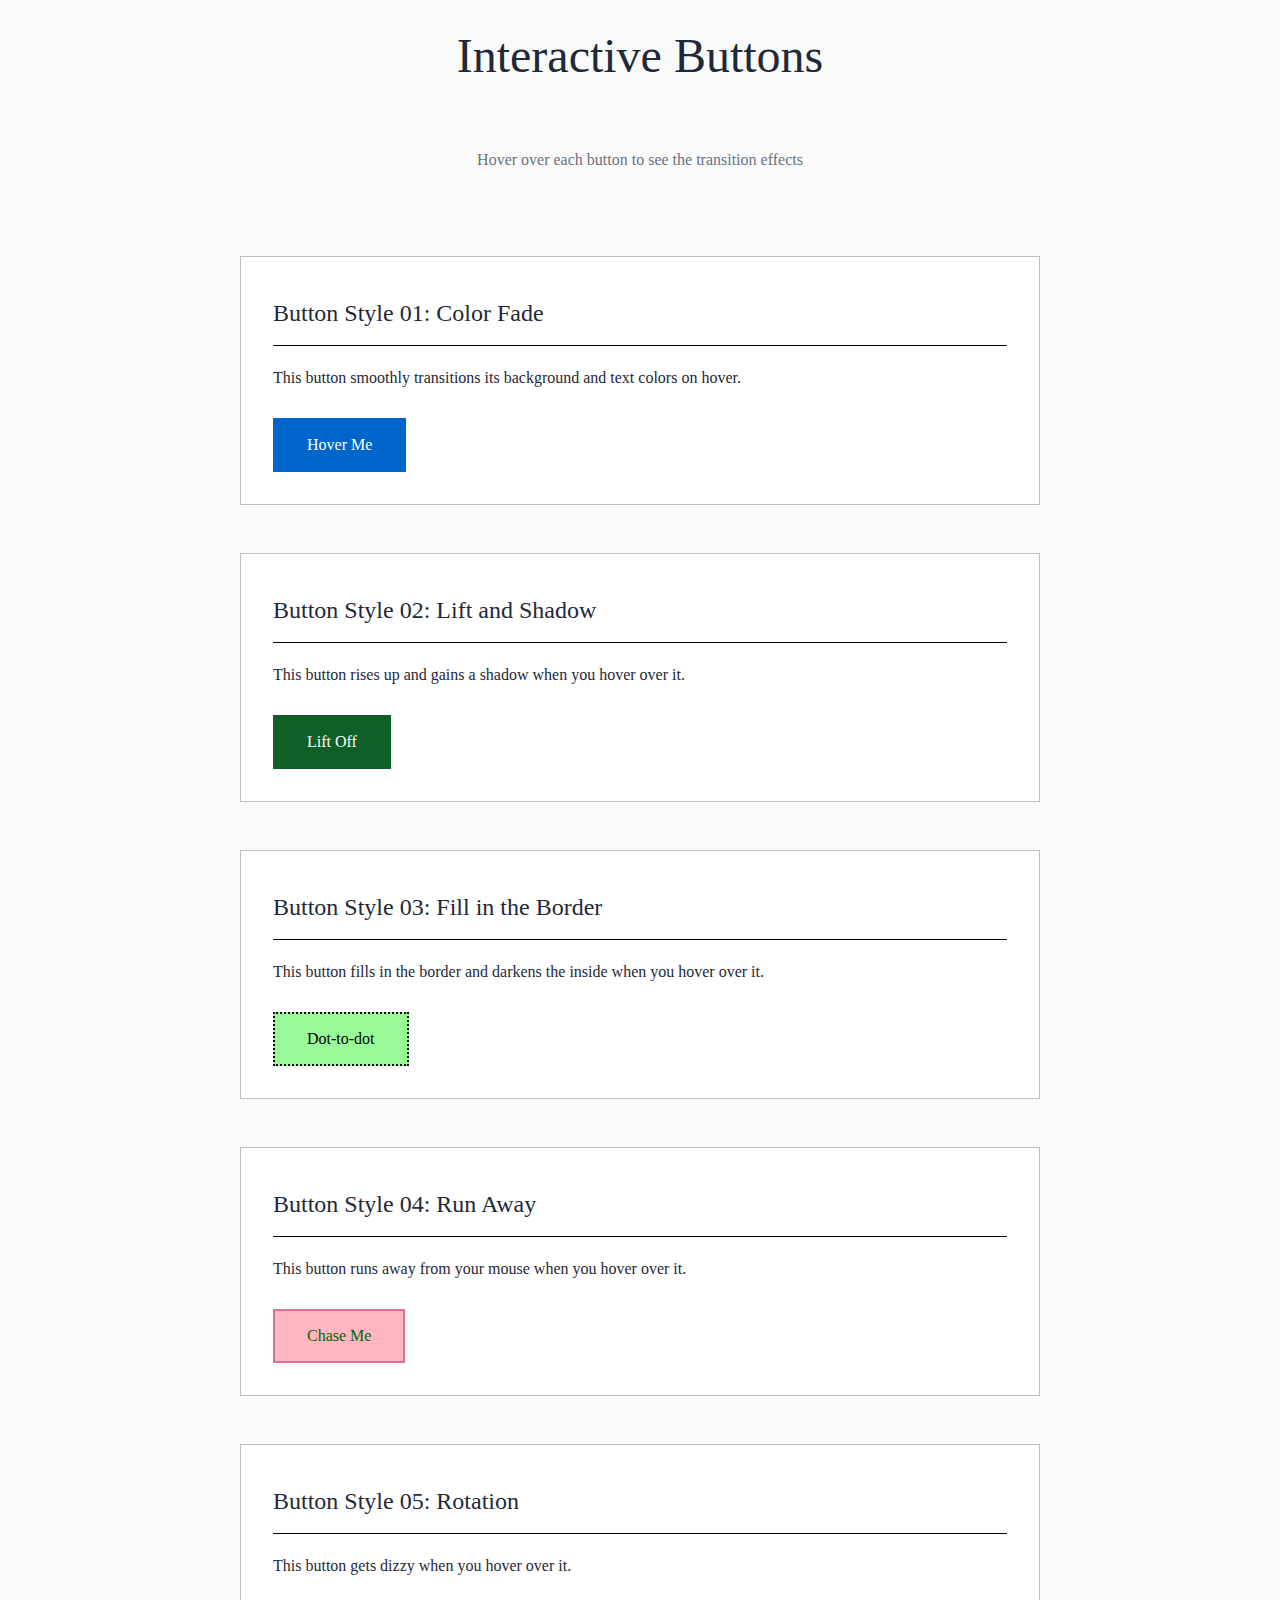
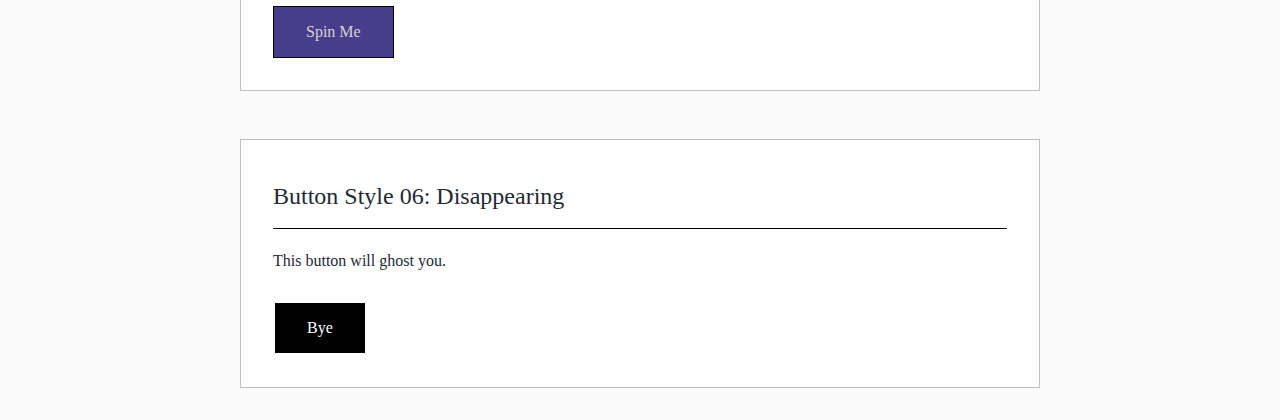
<file: week-05-exercise-01/index.html>
<!DOCTYPE html>
<html lang="en">

<head>
    <meta charset="UTF-8">
    <meta name="viewport" content="width=device-width, initial-scale=1.0">
    <title>Exercises Week 05 Exercise 01: Interactive Buttons</title>
    <link rel="stylesheet" href="./style.css">
</head>

<body>
    <div class="container">
        <h1>Interactive Buttons</h1>
        <p class="subtitle">Hover over each button to see the transition effects</p>

        <section class="button-section">
            <h2>Button Style 01: Color Fade</h2>
            <p>This button smoothly transitions its background and text colors on hover.</p>
            <button class="button-01">Hover Me</button>
        </section>


        <section class="button-section">
            <h2>Button Style 02: Lift and Shadow</h2>
            <p>This button rises up and gains a shadow when you hover over it.</p>
            <button class="button-02">Lift Off</button>
        </section>

        <section class="button-section">
            <h2>Button Style 03: Fill in the Border</h2>
            <p>This button fills in the border and darkens the inside when you hover over it.</p>
            <button class="button-03">Dot-to-dot</button>
        </section>

        <section class="button-section">
            <h2>Button Style 04: Run Away</h2>
            <p>This button runs away from your mouse when you hover over it.</p>
            <button class="button-04">Chase Me</button>
        </section>

        <section class="button-section">
            <h2>Button Style 05: Rotation</h2>
            <p>This button gets dizzy when you hover over it.</p>
            <button class="button-05">Spin Me</button>
        </section>

        <section class="button-section">
            <h2>Button Style 06: Disappearing</h2>
            <p>This button will ghost you.</p>
            <button class="button-06">Bye</button>
        </section>
    </div>
</body>

</html>
</file>
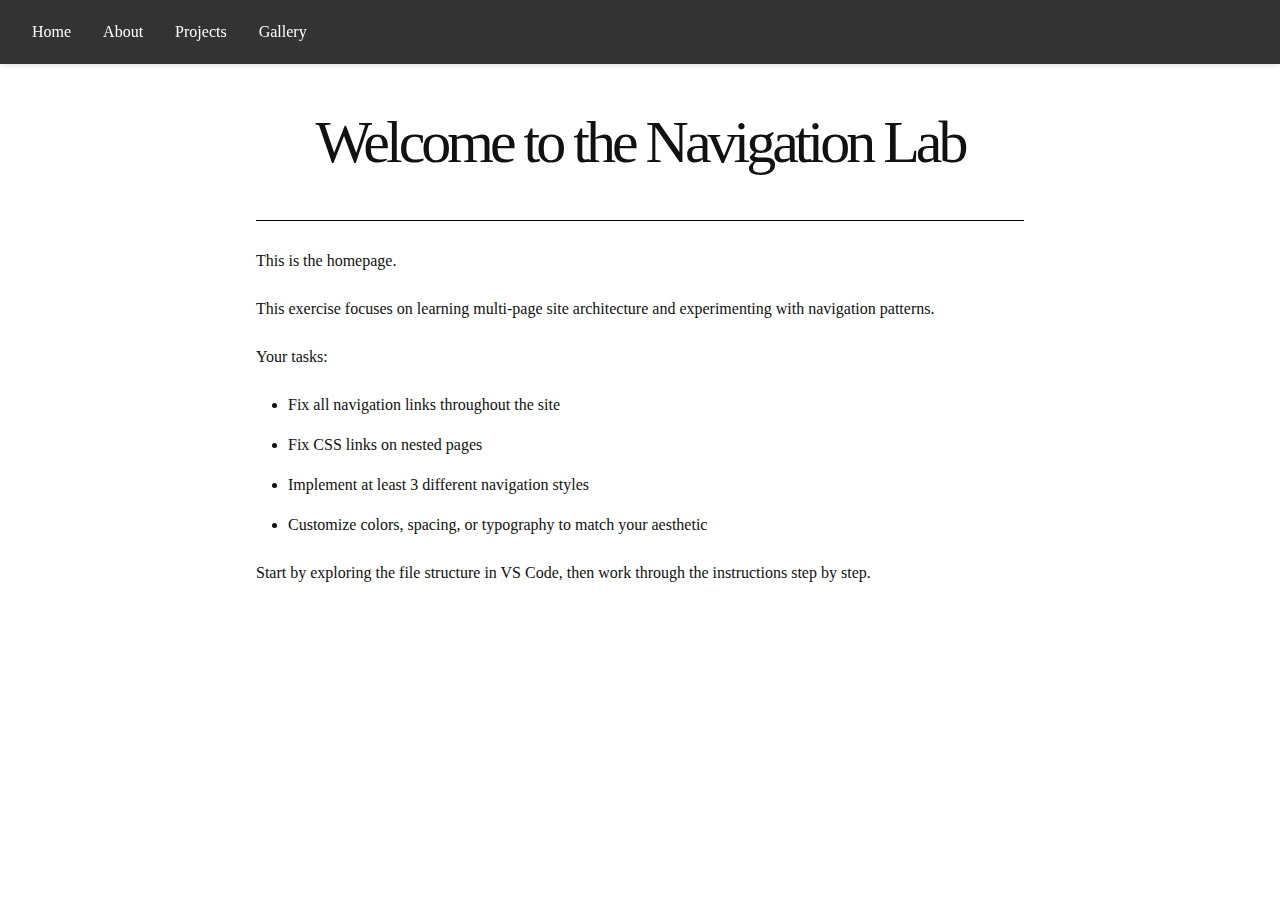
<file: week-06-exercise-01/index.html>
<!DOCTYPE html>
<html lang="en">

<head>
  <meta charset="UTF-8">
  <meta name="viewport" content="width=device-width, initial-scale=1.0">
  <title>Navigation Lab - Home</title>
  <link rel="stylesheet" href="css/style.css">
</head>

<body>

  <nav class="nav-horizontal">
    <ul>
      <li><a href="index.html">Home</a></li>
      <li><a href="about.html">About</a></li>
      <li><a href="projects/">Projects</a></li>
      <li><a href="gallery/">Gallery</a></li>
    </ul>
  </nav>

  <main>
    <h1>Welcome to the Navigation Lab</h1>

    <p>This is the homepage.</p>
    <p>This exercise focuses on learning multi-page site architecture and experimenting with navigation patterns.</p>

    <p>Your tasks:</p>
    <ul>
      <li>Fix all navigation links throughout the site</li>
      <li>Fix CSS links on nested pages</li>
      <li>Implement at least 3 different navigation styles</li>
      <li>Customize colors, spacing, or typography to match your aesthetic</li>
    </ul>

    <p>Start by exploring the file structure in VS Code, then work through the instructions step by step.</p>
  </main>

</body>

</html>
</file>
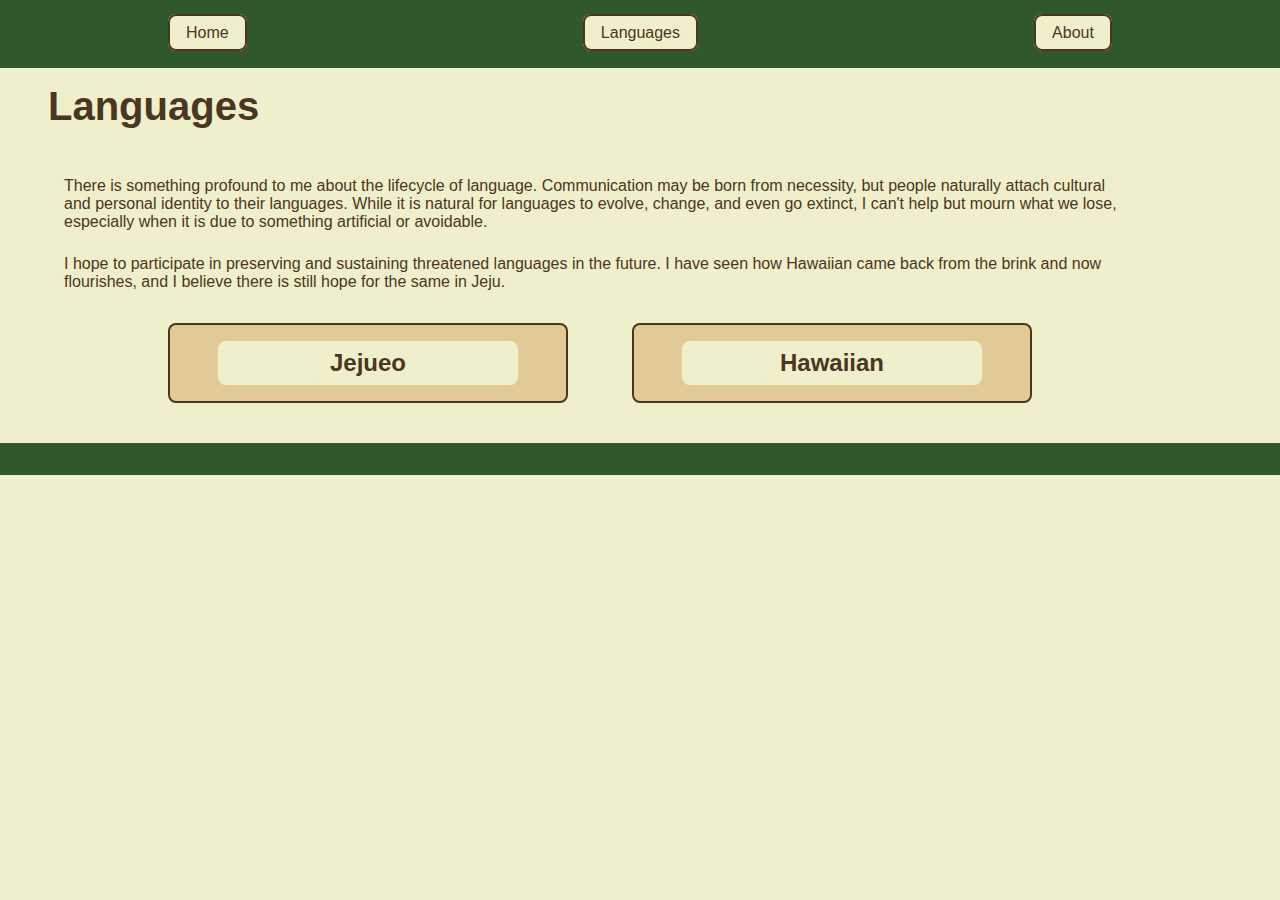
<file: project-02/languages/index.html>
<!DOCTYPE html>
<head>
    <meta charset="UTF-8"/>
    <meta name="viewport" content="width=device-width, initial-scale=1.0"/>
    <title>Languages</title>
    <link rel="stylesheet" href="../style.css">
</head>
<body>
    <header>
    <nav class="site-nav">
        <ul>
            <li><a href="../index.html">Home</a></li>
            <li><a href="index.html">Languages</a></li>
            <li><a href="../about.html">About</a></li>
        </ul>
    </nav>
    </header>
    <h1>Languages</h1>
    <main>
        <p>There is something profound to me about the lifecycle of
            language. Communication may be born from necessity, but people 
            naturally attach cultural and personal identity to their languages.
            While it is natural for languages to evolve, change, and even 
            go extinct, I can't help but mourn what we lose, especially when 
            it is due to something artificial or avoidable.
        </p>
        <p>I hope to participate in preserving and sustaining threatened
            languages in the future. I have seen how Hawaiian came back from
            the brink and now flourishes, and I believe there is still hope 
            for the same in Jeju.
        </p>
        <div class="grid">
            <div class="card">
                <h3><a href="jejueo.html">Jejueo</a></h3>
            </div>
            <div class="card">
                <h3><a href="hawaiian.html">Hawaiian</a></h3>
            </div>
        </div>
    </main>
</body>
<footer>
</footer>
</file>
<file: project-01/style.css>
:root {
  /* Color Palette */
  --primary-color: #ecce9f;
  --primary-hover-color: #9a8d65;
  --text-color: #f4e4c9;
  --background-color: #525032;
  --card-background-color: #311e0f;
  --accent-color: #ecce9f;
  
  /* Typography */
  --font-main: Georgia, 'Times New Roman', Times, serif;
  --font-size-base: 16px;
  --font-size-h3: 24px;
  --font-size-h2: 36px;
  --font-size-h1: 48px;
  
  /* Spacing */
  --spacing-small: 8px;
  --spacing-medium: 16px;
  --spacing-large: 32px;
}

* {
    background-color: var(--background-color);
    color: var(--text-color);
    font-family: var(--font-main);
    font-size: var(--font-size-base);
}

button {
    padding: var(--spacing-medium) var(--spacing-large);
    background-color: var(--primary-color);
    border-radius: 8px;
    box-shadow: 2px 2px var(--card-background-color);
    transition: background-color 0.3s ease;
}

button:hover {
    background-color: var(--primary-hover-color);
}

button a {
    color: var(--card-background-color);
}

a {
    background-color: inherit;
}

nav {
    display: flex;
    justify-content: center;
}

h1 {
    font-size: var(--font-size-h1);
    color: var(--accent-color);
}

h2 {
    font-size: var(--font-size-h2);
    text-align: center;
}

h3 {
    font-size: var(--font-size-h3);
}

p {
    background-color: var(--card-background-color);
    border: 1px solid var(--accent-color);
    border-radius: 8px;
    max-width: 1000px;
    margin: var(--spacing-small) auto;
    padding: var(--spacing-small) var(--spacing-medium);   
}

img {
    border-radius: 8px;
    border: 4px solid var(--accent-color);
    width: 250px;
}

.grid {
    display: flex;
    flex-flow: row wrap;
    justify-content: space-evenly;
    row-gap: 2em;
}

.card {
    background-color: var(--card-background-color);
    max-width: 400px;
    text-align: center;
    display: flex;
    flex-flow: column;
    align-items: center;
    padding: var(--spacing-small);
    border: 2px solid var(--accent-color);
    border-radius: 16px;
    transition: translate 0.3s ease-in-out, box-shadow 0.3s ease;
}

.card:hover {
    translate: -16px -16px;
    box-shadow: 16px 16px var(--card-background-color);
}

.card h3 {
    background-color: var(--card-background-color);
    margin: 16px auto;
    padding: 2px 2px;
}

.card p {
    background-color: var(--card-background-color);
    border: 0px;
}

.card .details {
    opacity: 60%;
    margin: 4px auto;
    padding: 2px 2px;
}

footer {
    text-align: right;
    padding: 24px 16px;
    font-weight: bold;
    transition: color 0.3s ease;
}

footer a:hover {
    color: #9a8d65;
}

.card button {
    color: var(--card-background-color);
    margin-top: auto;
    margin-bottom: 8px;
    transition: color 0.2s ease;
}

.card button:hover {
    color: var(--text-color);
}

@media (width >= 480px) { 
    .card {
        flex-grow: 1;
        flex-shrink: 1;
        flex-basis: 45%;
    }
}

@media (width >= 1024px) {
    .card {
        flex-grow: 1;
        flex-shrink: 1;
        flex-basis: 35%;
    }
}
</file>
<file: project-02/style.css>
:root {
    /* Colour palette */
    --primary-color: #F0EFCB;
    --accent-color: #31572C;
    --text-color: #4B3621;
    --card-color: #E1CA96;

    /* Typography */
    --font-size-xs: 12px;
    --font-size-small: 16px;
    --font-size-medium: 24px;
    --font-size-large: 32px;
    --font-size-h1: 40px;
    --font-size-button: 20px;

    /* Spacing */
    --spacing-small: 8px;
    --spacing-medium: 16px;
    --spacing-large: 32px;
    --spacing--xl: 48px;
}

* {
    box-sizing: border-box;
    background-color: var(--primary-color);
    color: var(--text-color);
    font-family: 'Gill Sans', 'Gill Sans MT', Calibri, 'Trebuchet MS', sans-serif;
    font-size: var(--font-size-medium);
    margin: var(--spacing-small) var(--spacing-large);
    padding: var(--spacing-small) var(--spacing-medium);

}

html,
body {
    display: block;
    justify-content: center;
    align-items: flex-start;
    margin: 0;
    padding: 0;
}

header,
header nav,
header nav ul {
    margin: 0;
    padding: 0;
}

main {
    max-width: 1200px;
    padding: var(--spacing-medium);
    margin: 0;
}

.site-nav {
    background-color: var(--accent-color);
    margin-top: 0;
    padding-top: 0;
    max-width: 100%;
}

.site-nav ul {
    background-color: inherit;
    display: flex;
    flex-flow: row wrap;
    justify-content: space-around;
    align-items: center;
    list-style: none;
    margin-top: 0;
    padding-top: 0;
    padding-bottom: var(--spacing-small);
}

.site-nav li {
    background-color: inherit;
    color: var(--primary-color);
    margin: 8px auto;
    transition: all 0.3s ease-in-out;
}

.site-nav li a {
    border: 2px solid var(--text-color);
    border-radius: 8px;
    font-size: var(--font-size-small);
}

.site-nav li:hover {
    color: var(--card-color);
    scale: 1.15;
}

a {
    text-decoration: none;
}

h1 {
    font-size: var(--font-size-h1);
}

h2 {
    font-size: var(--font-size-large);
}

h3 {
    font-size: var(--font-size-medium);
}

p {
    font-size: var(--font-size-small);
    padding: var(--spacing-small) var(--spacing-medium);
}

.inline {
    background-color: transparent;
    margin: 0;
    padding: 0;
    font-size: var(--font-size-small);
    text-decoration: underline;
}

button  {
    background-color: var(--accent-color);
    color: var(--card-color);
    font-size: var(--font-size-button);
    padding: var(--spacing-small) var(--spacing-medium);
    margin: var(--spacing-small);
    border: 0px;
    border-radius: 8px;
    transition: all 0.2s ease;
}

button:hover {
    translate: -4px -4px;
    box-shadow: 4px 4px var(--text-color);
    color: var(--primary-color);
}

.grid {
    display: flex;
    flex-flow: row wrap;
    justify-content: center;
    row-gap: var(--spacing-medium);
}

.card {
    justify-content: space-evenly;
    padding: var(--spacing-small) var(--spacing-medium);
    background-color: var(--card-color);
    border: 2px solid var(--text-color);
    border-radius: 8px;
    max-width: 400px;
    transition: all 0.3s ease-in-out;
}

.card * {
    border-radius: 8px;
    text-align: center;
}

.card p {
    background-color: inherit;
}

.card:hover {
    translate: -8px -8px;
    box-shadow: 8px 8px var(--text-color);
}

footer {
    margin: 0;
    display: flex;
    justify-content: flex-end;
    background-color: var(--accent-color);
    color: var(--card-color);
    font-size: var(--font-size-small);
    padding: var(--spacing-medium) var(--spacing-small);
    transition: color 0.3s ease;
}

footer p {
    background-color: inherit;
    color: inherit;
    font-size: inherit;
}

footer a {
    background-color: inherit;
    color: inherit;
    font-size: inherit;
}

footer a:hover {
    color: var(--primary-color);
}

hr {
  display: block;
  margin-top: 0.5em;
  margin-bottom: 0.5em;
  margin-left: auto;
  margin-right: auto;
  border-style: inset;
  border-left-style: none;
  border-width: 1px;
}

img {
    display: flex;
    justify-content: center;
    max-width: 80%;
    margin: auto;
}

.footnote {
    background-color: transparent;
    padding: 0;
    margin: 0;
    font-size: var(--font-size-xs);
}

.footnote-section {
    font-size: var(--font-size-xs);
    background-color: transparent;
}

@media (width >=480px) {
    .card {
        flex-grow: 1;
        flex-shrink: 1;
        flex-basis: 45%;
    }
}

@media (width >=1024px) {
    .card {
        flex-grow: 1;
        flex-shrink: 1;
        flex-basis: 35%;
    }
}
</file>
<file: week-03-exercise-01/style.css>
* { 
    box-sizing: border-box; 
}

body {
    font-family: Georgia, 'Times New Roman', Times, serif;
    background-color: #525032;
    margin: 0 auto;
    padding: 5px;
}

.card {
    max-width: 600px;
    margin: 0 auto;
    padding: 16px 36px 24px;
    background-color: #311e0f;
    border: 1px solid #f4e4c9;
}

h1 {
    color: #f4e4c9;
    font-size: large;
    margin: 10px 5px;
}

p {
    color: #f4e4c9;
    margin: 5px;
}
</file>
<file: week-04-exercise-01/style.css>
* {
    box-sizing: border-box;
}

html,
body {
    min-height: 100vh;
    margin: 0;
}

body {
    font-family: "Times New Roman", serif;
    line-height: 2;
    display: flex;
    justify-content: center;
    align-items: flex-start;
    padding: 32px 0;
}

main {
    max-width: 800px;
    width: 90%;
    padding: 16px;
    border: 1px solid rgba(0, 0, 0, 0.25);
}

h1 {
    font-weight: normal;
    font-size: 48px;
    line-height: 1em;
    margin-top: 48px;
    margin-bottom: 48px;
    text-align: center;
}

h2 {
    font-size: 24px;
    margin-top: 48px;
    margin-bottom: 16px;
    border-bottom: 1px solid rgba(0, 0, 0, 1);
    padding-bottom: 16px;
}

p {
    margin-bottom: 16px;
}

.screenshot-container {
    margin: 32px 0;
    padding: 16px;
    border: 1px solid rgba(0, 0, 0, 1);
    text-align: center;
}

.screenshot-container img {
    max-width: 100%;
    height: auto;
    display: block;
    margin: 0 auto;
    border: 1px solid rgba(0, 0, 0, 0.25);
}
</file>
<file: week-04-exercise-02/style.css>
* {
    box-sizing: border-box;
}

html,
body {
    min-height: 100vh;
    background-color: #525032;
    margin: 0 auto;
    padding: 5px;
}

body {
    font-family: Georgia, 'Times New Roman', Times, serif;
    line-height: 2;
    display: flex;
    justify-content: center;
    align-items: flex-start;
    padding: 32px 0;
}

main {
    max-width: 1200px;
    width: 90%;
    padding: 16px;
    border: 1px solid #f4e4c9;
}

h1 {
    font-weight: normal;
    font-size: 48px;
    line-height: 1em;
    margin-top: 48px;
    margin-bottom: 48px;
    text-align: center;
    color: #f4e4c9;
}

main>p {
    margin-bottom: 32px;
    text-align: center;
    max-width: 800px;
    margin-left: auto;
    margin-right: auto;
    color: #f4e4c9;
}

.collection-grid {
    display: flex;
    justify-content: center;
    flex-flow: row wrap;
    gap: 24px;
    margin: 48px 0;
}

.collection-card {
    max-width: 300px;
    border: 1px solid #f4e4c9;
    background-color: #311e0f;
    padding: 16px;
}

.collection-card img {
    width: 100%;
    height: auto;
    display: block;
    border: 1px solid #f4e4c9;
    margin-bottom: 16px;
}

.collection-card h2 {
    font-size: 24px;
    font-weight: bold;
    margin-top: 0;
    margin-bottom: 8px;
    line-height: 1.2;
    color: #f4e4c9;
    text-align: center;
}

.collection-card .details {
    font-size: 14px;
    color: rgba(0, 0, 0, 0.6);
    margin-bottom: 16px;
    font-style: italic;
    color: #ecce9f;
    text-align: center;
}

.collection-card .description {
    font-size: 16px;
    margin-bottom: 0;
    line-height: 1.6;
    color: #f4e4c9;
}

@media (width >= 480px) { 
    .collection-card {
        flex-grow: 1;
        flex-shrink: 1;
        flex-basis: 45%;
    }
}

@media (width >= 1024px) {
    .collection-card {
        flex-grow: 1;
        flex-shrink: 1;
        flex-basis: 30%;
    }
}

a {
    color: #e8c38a;
}
</file>
<file: week-05-exercise-01/style.css>
* {
    margin: 0;
    padding: 0;
    box-sizing: border-box;
}

body {
    font-family: "Times New Roman", serif;
    line-height: 2;
    background-color: #fafafa;
    color: #1F2937;
    padding: 32px 16px;
}

.container {
    max-width: 800px;
    margin: 0 auto;
    display: flex;
    flex-direction: column;
    gap: 48px;
}

h1 {
    font-size: 48px;
    line-height: 1em;
    font-weight: normal;
    text-align: center;
    margin-bottom: 16px;
}

.subtitle {
    text-align: center;
    font-size: 16px;
    color: #6B7280;
    margin-bottom: 32px;
}

h2 {
    font-size: 24px;
    font-weight: normal;
    border-bottom: 1px solid rgba(0, 0, 0, 1);
    padding-bottom: 8px;
    margin-bottom: 16px;
}

.button-section {
    padding: 32px;
    background-color: #ffffff;
    border: 1px solid rgba(0, 0, 0, 0.25);
}

.button-section p {
    font-size: 16px;
    margin-bottom: 24px;
}

button {
    font-family: "Times New Roman", serif;
    font-size: 16px;
    cursor: pointer;
    border-radius: 0;
}

.button-01 {
    background-color: #0066CC;
    color: #ffffff;
    padding: 16px 32px;
    border: 2px solid #0066CC;
    transition: background-color 0.3s ease, color 0.3s ease, border-color 0.3s ease;
}

.button-01:hover {
    background-color: #ffffff;
    color: #0066CC;
    border-color: #0066CC;
}

.button-02 {
    background-color: #0e6027;
    color: #ffffff;
    padding: 16px 32px;
    border: 2px solid #0e6027;
    transition: transform 0.3s ease, box-shadow 0.3s ease;
}

.button-02:hover {
    transform: translateY(-4px);
    box-shadow: 0 8px 16px rgba(0, 0, 0, 0.2);
}

.button-03 {
    background-color: palegreen;
    color: black;
    padding: 16px 32px;
    border: 2px dotted black;
    transition: background-color 0.3s ease, border 0.3s ease;
}

.button-03:hover {
    background-color: green;
    border: 2px solid black;
    color: #ffffff;
}

.button-04 {
    background-color: lightpink;
    padding: 16px 32px;
    border: 2px solid palevioletred;
    color: darkgreen;
    transition: transform 0.3s ease, border 0.1s ease, box-shadow 0.2s ease;
}

.button-04:hover {
    transform: translate(150%, 150%);
    border: 0px;
    box-shadow: -8px -4px 1em lightpink;
}

.button-05 {
    background-color: darkslateblue;
    color: lightgrey;
    padding: 16px 32px;
    border: 1px solid black;
    transition: color 0.5s ease-in-out, background-color 0.5s ease-in-out, border 0.5s ease-in-out, transform 2s ease;
}

.button-05:hover {
    transform: rotate(10turn);
    background-color: lightgrey;
    color: darkslateblue;
    border: 2px solid black;
}

.button-06 {
    background-color: #000000;
    color: #ffffff;
    padding: 16px 32px;
    border: 2px solid #ffffff;
    transition: transform 1s ease, opacity 0.3s ease 0.5s;
}

.button-06:hover {
    transform: scale(.5);
    opacity: 0;
}
</file>
<file: week-06-exercise-01/css/style.css>
* {
  margin: 0;
  padding: 0;
  box-sizing: border-box;
}

body {
  font-family: "Times New Roman", serif;
  font-size: 16px;
  line-height: 2;
  color: #111111;
  background-color: #ffffff;
  display: flex;
  justify-content: center;
  align-items: flex-start;
  min-height: 100vh;
  padding: 32px 0;
}

main {
  max-width: 800px;
  width: 100%;
  padding: 0 16px;
}

h1 {
  font-size: 3.75rem;
  font-weight: normal;
  line-height: 1em;
  letter-spacing: -0.25rem;
  text-align: center;
  margin-bottom: 24px;
  padding-bottom: 48px;
  border-bottom: 1px solid rgba(0, 0, 0, 1);
}

h2 {
  font-size: 24px;
  font-weight: normal;
  margin-top: 32px;
  margin-bottom: 16px;
  padding-bottom: 8px;
  border-bottom: 1px solid rgba(0, 0, 0, 1);
}

p {
  margin-bottom: 16px;
}

ul {
  margin-left: 32px;
  margin-bottom: 16px;
}

li {
  margin-bottom: 8px;
}

a {
  color: #0066CC;
  text-decoration: underline;
}

a:hover {
  color: #004499;
}

code {
  font-family: monospace;
  background-color: #f5f5f5;
  padding: 2px 6px;
  border: 1px solid rgba(0, 0, 0, 0.25);
}

.nav-simple {
  position: fixed;
  left: 32px;
  top: 32px;
  width: 200px;
}

.nav-simple ul {
  list-style: none;
  margin: 0;
  padding: 0;
}

.nav-simple li {
  margin-bottom: 8px;
}

.nav-simple a {
  display: block;
  padding: 8px 16px;
  color: #0066CC;
  text-decoration: none;
  background-color: #fafafa;
  border: 1px solid rgba(0, 0, 0, 0.25);
  transition: background-color 0.3s ease, color 0.3s ease;
}

.nav-simple a:hover {
  background-color: #0066CC;
  color: #ffffff;
}

.nav-simple+main {
  margin-left: 232px;
}

.nav-horizontal {
  position: fixed;
  top: 0;
  left: 0;
  right: 0;
  background-color: #333333;
  padding: 0 32px;
  box-shadow: 0 2px 4px rgba(0, 0, 0, 0.1);
  z-index: 1000;
}

.nav-horizontal ul {
  list-style: none;
  margin: 0;
  padding: 0;
  display: flex;
  gap: 32px;
}

.nav-horizontal li {
  margin-bottom: 0;
}

.nav-horizontal a {
  display: block;
  padding: 16px 0;
  color: #ffffff;
  text-decoration: none;
  transition: color 0.3s ease;
}

.nav-horizontal a:hover {
  color: #0066CC;
}

.nav-horizontal+main {
  margin-top: 80px;
}

.nav-custom {}

.nav-custom ul {}

.nav-custom li {}

.nav-custom a {}

.nav-custom a:hover {}

@media (width >=480px) {}

@media (width >=1024px) {}
</file>
